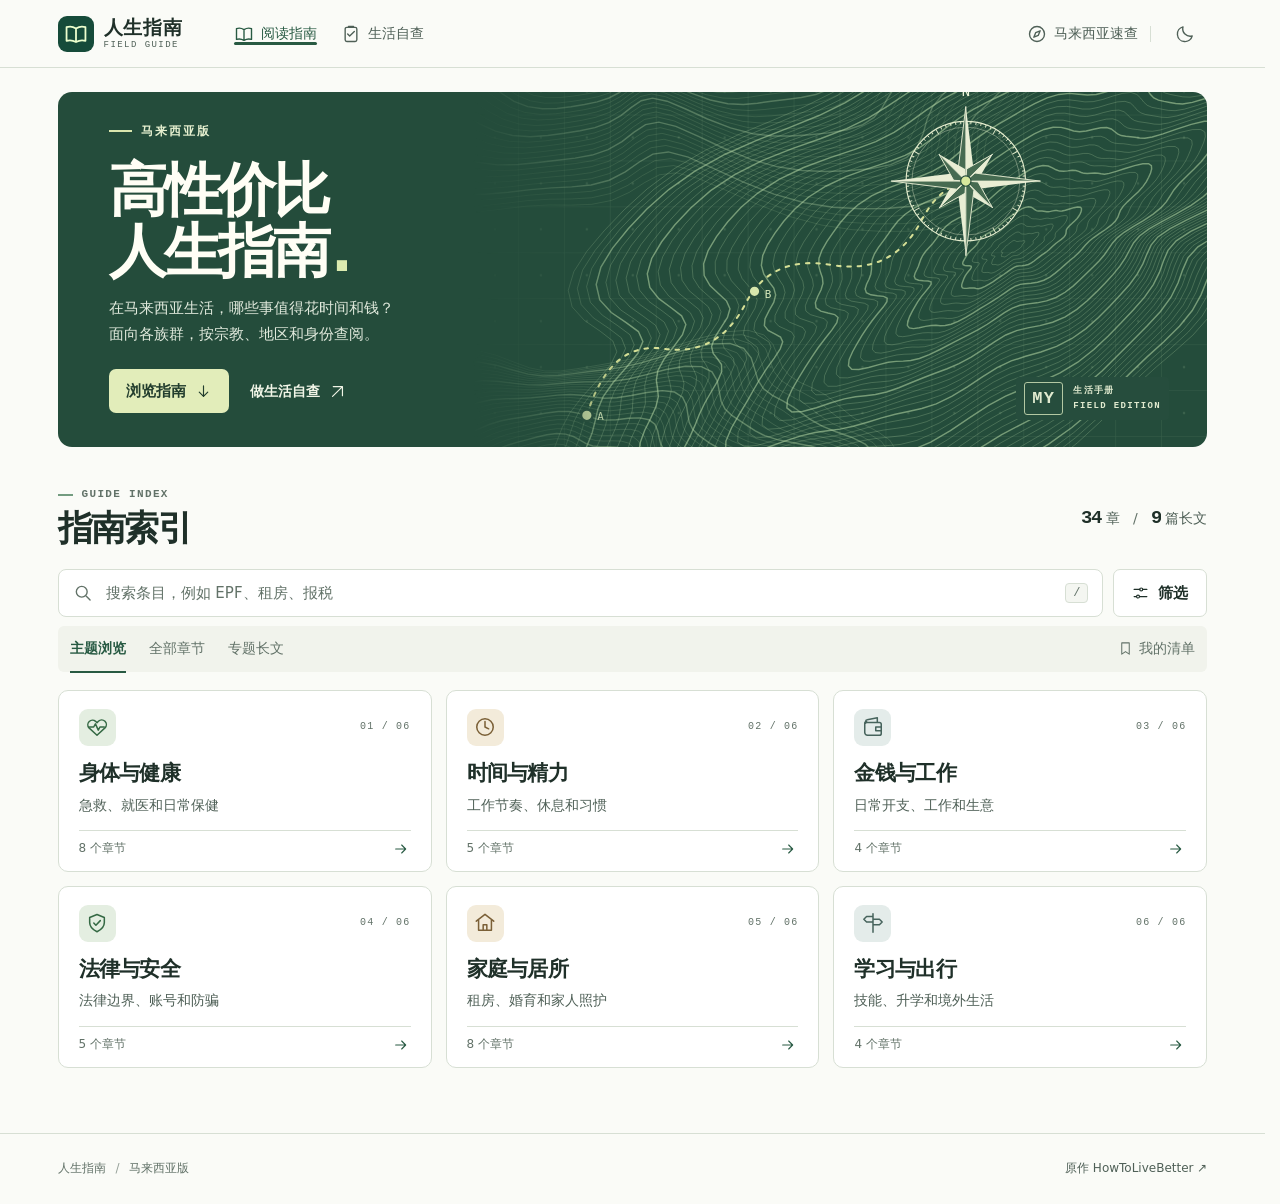
<file: index.html>
<!doctype html>
<html lang="zh-MY" data-type="software" data-radius="soft" data-buttons="tonal" data-motion>
<head>
<meta charset="utf-8"><meta name="viewport" content="width=device-width, initial-scale=1">
<title>高性价比人生指南 · 马来西亚版</title><meta name="description" content="按主题和关键词查找马来西亚生活指南，保存条目、做笔记，也可以从生活自查开始。">
<meta name="page-type" content="software"><meta name="site-kind" content="software"><meta name="theme-color" content="#204d3c">
<meta property="og:type" content="website"><meta property="og:title" content="高性价比人生指南 · 马来西亚版"><meta property="og:description" content="按主题和关键词查找马来西亚生活指南，保存条目、做笔记，也可以从生活自查开始。"><meta property="og:image" content="assets/share.jpg">
<link rel="icon" href="assets/mark.svg" type="image/svg+xml">
<script src="assets/theme.js"></script>
<link rel="stylesheet" href="assets/guide.css"><link rel="stylesheet" href="assets/reader.css"><link rel="stylesheet" href="assets/motion/motion.css">
<script type="module" src="assets/motion/motion.js"></script><script type="module" src="assets/moments/moments.js"></script>
</head><body>
<!-- Software · white-mint-tiles · field-guide spread · surface-pairs · tonal · counter-rolls. -->
<a class="skip-link" href="#main">跳到主要内容</a>
<header class="nav"><div class="wrap nav-in"><a class="wordmark" href="index.html" aria-label="人生指南首页"><img src="assets/mark.svg" width="36" height="36" alt=""><span>人生指南<small>FIELD GUIDE</small></span></a>
<nav class="main-links" aria-label="主导航"><a href="index.html" aria-current="page"><svg class="ic" aria-hidden="true"><use href="assets/icons.svg#book"/></svg>阅读指南</a><a href="selfcheck.html"><svg class="ic" aria-hidden="true"><use href="assets/icons.svg#quiz"/></svg>生活自查</a></nav>
<div class="nav-tools"><button id="open-portal" type="button"><svg class="ic" aria-hidden="true"><use href="assets/icons.svg#quick"/></svg>马来西亚速查</button><span class="vline"></span><button id="theme" type="button" aria-label="切换深浅色外观" title="切换深浅色外观"><svg class="ic" aria-hidden="true"><use href="assets/icons.svg#moon"/></svg><svg class="ic" aria-hidden="true"><use href="assets/icons.svg#sun"/></svg></button></div></div></header>
<noscript><p class="wrap no-js">搜索、个人清单和自查需要 JavaScript。你也可以直接<a href="README.md">阅读指南目录</a>。</p></noscript>
<main id="main" class="wrap" tabindex="-1">
<section class="hero home-hero" data-enter id="cover">
<div class="cover-meta"><span class="edition"><i></i> 马来西亚版</span></div>
<div class="hero-body"><h1>高性价比<br>人生指南<span class="title-dot">.</span></h1><p>在马来西亚生活，哪些事值得花时间和钱？<br>面向各族群，按宗教、地区和身份查阅。</p>
<div class="hero-actions"><a class="btn on-dark" href="#catalog">浏览指南 <svg class="ic" aria-hidden="true"><use href="assets/icons.svg#down"/></svg></a><a class="cover-link" href="selfcheck.html">做生活自查 <svg class="ic" aria-hidden="true"><use href="assets/icons.svg#diagonal"/></svg></a></div></div>
<div class="cover-plate" aria-hidden="true"><b>MY</b><span>生活手册<br>FIELD EDITION</span></div>
</section>
<section id="catalog" class="catalog" tabindex="-1" aria-labelledby="catalog-title">
<div class="index-mobile"><button type="button" id="index-toggle" aria-expanded="false" aria-controls="index-panel"><svg class="ic" aria-hidden="true"><use href="assets/icons.svg#list"/></svg>指南索引</button><span id="mobile-location"></span></div>
<div class="catalog-layout"><div id="index-panel"><div class="section-head"><div><div class="kicker"><i></i> GUIDE INDEX</div><h2 id="catalog-title">指南索引</h2></div>
<div class="index-stats" data-moment="counter-rolls"><span><b data-count>34</b> 章</span><i aria-hidden="true">/</i><span><b data-count>9</b> 篇长文</span></div></div>
<div class="searchbar"><label class="search"><svg class="ic" aria-hidden="true"><use href="assets/icons.svg#search"/></svg><input id="q" type="search" placeholder="搜索条目，例如 EPF、租房、报税" aria-label="搜索指南条目" autocomplete="off"><kbd>/</kbd></label>
<button class="filter-btn" id="menu" type="button" aria-expanded="false" aria-controls="sidebar"><svg class="ic" aria-hidden="true"><use href="assets/icons.svg#filter"/></svg>筛选<span id="filter-count" hidden></span></button></div>
<div id="directory"><div class="tabbar" aria-label="浏览方式">
<button data-view="topics" aria-pressed="true">主题浏览</button><button data-view="chapters" aria-pressed="false">全部章节</button><button data-view="essays" aria-pressed="false">专题长文</button><button data-view="mine" aria-pressed="false"><svg class="ic" aria-hidden="true"><use href="assets/icons.svg#bookmark"/></svg>我的清单</button></div>
<div id="topics" class="topics-grid"></div><div id="chapters" hidden></div><div id="essays" hidden><div class="chapter-grid"><a class="index-row" href="https://github.com/ZeroNullNone/livebetter/blob/main/docs/%E9%81%87%E5%88%B0%E9%99%8C%E7%94%9F%E4%BA%BA%E5%87%BA%E4%BA%8B%E8%AF%A5%E4%B8%8D%E8%AF%A5%E5%81%9C.md"><span class="row-num">01</span><span>遇到陌生人出事该不该停</span><svg class="ic" aria-hidden="true"><use href="assets/icons.svg#diagonal"/></svg></a><a class="index-row" href="https://github.com/ZeroNullNone/livebetter/blob/main/docs/%E5%AE%B6%E5%BA%AD%E5%BA%94%E6%80%A5%E8%A3%85%E5%A4%87%E6%B8%85%E5%8D%95.md"><span class="row-num">02</span><span>家庭应急装备清单</span><svg class="ic" aria-hidden="true"><use href="assets/icons.svg#diagonal"/></svg></a><a class="index-row" href="https://github.com/ZeroNullNone/livebetter/blob/main/docs/%E7%BB%93%E5%A9%9A%E5%88%92%E4%B8%8D%E5%88%92%E7%AE%97.md"><span class="row-num">03</span><span>结婚划不划算</span><svg class="ic" aria-hidden="true"><use href="assets/icons.svg#diagonal"/></svg></a><a class="index-row" href="https://github.com/ZeroNullNone/livebetter/blob/main/docs/%E5%81%9A%E5%B9%B3%E5%8F%B0%E8%A6%81%E5%8A%9E%E5%93%AA%E4%BA%9B%E8%AF%81.md"><span class="row-num">04</span><span>做平台要办哪些证</span><svg class="ic" aria-hidden="true"><use href="assets/icons.svg#diagonal"/></svg></a><a class="index-row" href="https://github.com/ZeroNullNone/livebetter/blob/main/docs/%E7%94%9F%E7%89%A9%E9%92%9F%E5%92%8C%E5%A4%9C%E7%8F%AD.md"><span class="row-num">05</span><span>生物钟和夜班</span><svg class="ic" aria-hidden="true"><use href="assets/icons.svg#diagonal"/></svg></a><a class="index-row" href="https://github.com/ZeroNullNone/livebetter/blob/main/docs/%E8%A2%AB%E8%A3%81%E4%BA%86%E4%B9%8B%E5%90%8E%E5%85%88%E5%81%9A%E4%BB%80%E4%B9%88.md"><span class="row-num">06</span><span>被裁了之后先做什么</span><svg class="ic" aria-hidden="true"><use href="assets/icons.svg#diagonal"/></svg></a><a class="index-row" href="https://github.com/ZeroNullNone/livebetter/blob/main/docs/%E5%AD%A9%E5%AD%90%E5%87%BA%E7%94%9F%E5%89%8D%E5%90%8E%E8%A6%81%E5%8A%9E%E7%9A%84%E4%BA%8B.md"><span class="row-num">07</span><span>孩子出生前后要办的事</span><svg class="ic" aria-hidden="true"><use href="assets/icons.svg#diagonal"/></svg></a><a class="index-row" href="https://github.com/ZeroNullNone/livebetter/blob/main/docs/%E5%88%9A%E7%A1%AE%E8%AF%8A%E6%85%A2%E6%80%A7%E7%97%85%E4%B9%8B%E5%90%8E.md"><span class="row-num">08</span><span>刚确诊慢性病之后</span><svg class="ic" aria-hidden="true"><use href="assets/icons.svg#diagonal"/></svg></a><a class="index-row" href="https://github.com/ZeroNullNone/livebetter/blob/main/docs/%E6%8D%A2%E5%B7%A5%E4%BD%9C%E3%80%81%E6%8D%A2%E5%9F%8E%E5%B8%82%E4%B9%8B%E5%89%8D.md"><span class="row-num">09</span><span>换工作、换城市之前</span><svg class="ic" aria-hidden="true"><use href="assets/icons.svg#diagonal"/></svg></a></div><details class="gloss" id="gloss"><summary>看不懂的缩写和马来西亚制度名词解释</summary><p>正文里带虚线的词，点一下或把鼠标放上去就有解释。全表如下。</p><dl></dl></details></div>
<div id="mine" hidden><p class="view-hint">你的行动记录保存在这个浏览器中。</p><div class="record-links"></div></div></div>
<div id="index-results" hidden></div></div>
<div class="reader-column"><div id="reader-head" hidden><div><p class="kicker">章节阅读</p><h1 id="reader-title"></h1></div><div class="stat" aria-live="polite"><span id="reader-chapters"></span><b id="cnt">0</b> 条<span hidden> / <span id="tot">0</span></span></div></div>
<div id="list">
      <div class="status" id="status"><span id="status-t">正在打开指南索引…</span><div class="bar"><i id="status-b"></i></div></div>
      <div class="empty" id="empty" hidden>
        没有匹配的条目。去掉一个筛选条件，或换个更短的关键词。
        <div><button id="reset2">清空筛选</button></div>
      </div>
    </div>
</div></div></section></main><footer class="foot"><div class="wrap"><span>人生指南 <i>/</i> 马来西亚版</span><a href="https://github.com/eternity4719/HowToLiveBetter" target="_blank" rel="noopener">原作 HowToLiveBetter ↗</a></div></footer>
<div class="pop" id="pop" role="tooltip" hidden><b></b><span></span></div>
<dialog class="sidebar sheet" id="sidebar" aria-labelledby="filter-title"><div class="sheet-head"><h2 id="filter-title">筛选条目</h2><button id="close-filters" class="icon-btn" aria-label="关闭筛选"><svg class="ic" aria-hidden="true"><use href="assets/icons.svg#cross"/></svg></button></div>
  <div class="group">
    <div class="gt">我的行动清单 <small>保存在本机浏览器</small></div>
    <div class="chips" data-dim="my" id="f-my">
      <button class="chip" data-v="todo" aria-pressed="false">待办 <b id="c-todo">0</b></button>
      <button class="chip" data-v="done" aria-pressed="false">已做到 <b id="c-done">0</b></button>
      <button class="chip" data-v="saved" aria-pressed="false">收藏 <b id="c-saved">0</b></button>
      <button class="chip" data-v="noted" aria-pressed="false">有笔记 <b id="c-noted">0</b></button>
      <button class="chip" data-v="skip" aria-pressed="false">已隐藏 <b id="c-skip">0</b></button>
    </div>
    <div class="backup-row">
      <button type="button" class="backup-btn" id="export-my">导出记录 JSON</button>
      <button type="button" class="backup-btn" id="import-my">导入恢复</button>
      <input type="file" id="import-file" accept=".json" hidden>
    </div>
  </div>
  <div class="group">
    <div class="gt">适用范围 <small>含本地制度／通用研究（不代表已核实）</small></div>
    <div class="chips" data-dim="scope">
      <button class="chip" data-v="my" aria-pressed="false">含马来西亚制度/物价</button>
      <button class="chip" data-v="global" aria-pressed="false">全球通用科学循证</button>
    </div>
  </div>
  <div class="group">
    <div class="gt">我的情况 <small>不相干的条目会藏起来</small></div>
    <div class="chips" data-dim="who">
      <button class="chip" data-v="怀孕" aria-pressed="false">怀孕或备孕</button>
      <button class="chip" data-v="婴幼儿" aria-pressed="false">有 3 岁以下孩子</button>
      <button class="chip" data-v="孩子" aria-pressed="false">有 3 到 18 岁孩子</button>
      <button class="chip" data-v="老人" aria-pressed="false">家有老人</button>
      <button class="chip" data-v="35岁" aria-pressed="false">35 岁以上</button>
      <button class="chip" data-v="60岁" aria-pressed="false">60 岁以上</button>
      <button class="chip" data-v="女性" aria-pressed="false">女性</button>
      <button class="chip" data-v="无" aria-pressed="false">以上都不是</button>
    </div>
  </div>
  <div class="group" id="g-upd" hidden>
    <div class="gt">最近更新</div>
    <div class="chips" data-dim="upd">
      <button class="chip" data-v="新增" aria-pressed="false">新增的</button>
      <button class="chip" data-v="改过" aria-pressed="false">改过的</button>
    </div>
    <div class="chips" data-dim="days">
      <button class="chip" data-v="7" aria-pressed="false">7 天内</button>
      <button class="chip" data-v="30" aria-pressed="false">30 天内</button>
    </div>
  </div>
  <div class="group"><button type="button" class="backup-btn" id="all-chapters">在全部章节中筛选</button></div>
  <div class="group">
    <div class="gt">性价比 <small>同口径内可比</small></div>
    <div class="chips" data-dim="ratio">
      <button class="chip" data-v="极高" aria-pressed="false">极高</button>
      <button class="chip" data-v="高" aria-pressed="false">高</button>
      <button class="chip" data-v="一般" aria-pressed="false">一般</button>
    </div>
  </div>
  <div class="group">
    <div class="gt">换回什么 <small>口径</small></div>
    <div class="chips" data-dim="lens">
      <button class="chip" data-v="死亡率" aria-pressed="false">寿命</button>
      <button class="chip" data-v="金钱" aria-pressed="false">钱</button>
      <button class="chip" data-v="时间" aria-pressed="false">时间精力</button>
      <button class="chip" data-v="自由" aria-pressed="false">人身自由</button>
    </div>
  </div>
  <div class="group">
    <div class="gt">证据等级 <small>荟萃/RCT · 有研究 · 共识</small></div>
    <div class="chips" data-dim="grade">
      <button class="chip" data-v="A" aria-pressed="false">A 级</button>
      <button class="chip" data-v="B" aria-pressed="false">B 级</button>
      <button class="chip" data-v="C" aria-pressed="false">C 级</button>
    </div>
  </div>
  <div class="group">
    <div class="gt">花钱</div>
    <div class="chips" data-dim="money">
      <button class="chip" data-v="0" aria-pressed="false">不花钱</button>
      <button class="chip" data-v="少" aria-pressed="false">少</button>
      <button class="chip" data-v="多" aria-pressed="false">多</button>
    </div>
  </div>
  <div class="group">
    <div class="gt">花时间</div>
    <div class="chips" data-dim="time">
      <button class="chip" data-v="少" aria-pressed="false">顺手</button>
      <button class="chip" data-v="中" aria-pressed="false">几小时</button>
      <button class="chip" data-v="多" aria-pressed="false">每天占用</button>
    </div>
  </div>
  <div class="group">
    <div class="gt">要毅力</div>
    <div class="chips" data-dim="will">
      <button class="chip" data-v="否" aria-pressed="false">不用</button>
      <button class="chip" data-v="些" aria-pressed="false">一点</button>
      <button class="chip" data-v="是" aria-pressed="false">很多</button>
    </div>
  </div>
  <div class="group">
    <label class="toggle"><input type="checkbox" id="f-dispute"> 只看标了争议的</label>
    <label class="toggle"><input type="checkbox" id="f-todo"> 只看有待核实的</label>
    <button class="reset" id="reset">清空全部筛选</button>
  </div>
  
<button class="btn primary view-matches" type="button" id="view-matches">查看筛选结果</button></dialog><!-- 专题长文弹窗 -->
<div id="doc-mask" hidden>
  <div id="doc-modal" role="dialog" aria-modal="true" aria-labelledby="dm-t">
    <div class="dm-h"><b id="dm-t"></b><a id="dm-gh" target="_blank" rel="noopener" hidden>查看源文件</a><button type="button" id="dm-x" aria-label="关闭">✕</button></div>
    <div class="dm-b"><nav class="dm-toc" id="dm-toc"></nav><div class="dm-doc" id="dm-doc"></div></div>
  </div>
</div>

<!-- 马来西亚紧急热线与官方传送门弹窗 -->
<div id="portal-mask" hidden>
  <div id="portal-modal" role="dialog" aria-modal="true" aria-labelledby="pm-t">
    <div class="dm-h"><b id="pm-t">马来西亚紧急求助热线与常用官方机构速查</b><button type="button" id="pm-x" aria-label="关闭">✕</button></div>
    <div class="dm-doc" style="padding:20px 24px 36px">
      <h2 style="margin-top:0">紧急救援与危机热线（关键时刻先打电话）</h2>
      <div class="portal-grid">
        <div class="portal-card"><b>急救 / 报警 / 消防（MERS）</b><div class="tel">999</div><small>全国统一紧急热线（手机无本地信号可拨 112）</small></div>
        <div class="portal-card"><b>国家诈骗应对中心（NSRC）</b><div class="tel">997</div><small>刚被骗转账立即拨打拦截资金（24 小时）+ 银行 24h 反诈热线</small></div>
        <div class="portal-card"><b>卫生部心理健康热线（HEAL）</b><div class="tel">15555</div><small>卫生部心理危机辅导专线（每日 8am–12am）</small></div>
        <div class="portal-card"><b>Befrienders 24h 心理支持</b><div class="tel">03-7627 2929</div><small>24小时免费保密情绪支持与防自杀热线</small></div>
        <div class="portal-card"><b>家暴 / 虐童 / 弱势救助</b><div class="tel">15999</div><small>Talian Kasih 24h 热线（WhatsApp: 019-261 5999）</small></div>
        <div class="portal-card"><b>外交部境外马来西亚公民急难</b><div class="tel">+603-8887 4570</div><small>Wisma Putra 领事保护与海外紧急求助</small></div>
      </div>
      <h2>常用官方机构传送门</h2>
      <table>
        <thead><tr><th>类别</th><th>机构与官方网址</th><th>主要用途</th></tr></thead>
        <tbody>
          <tr><td><b>公积金与社险</b></td><td><a href="https://www.kwsp.gov.my/" target="_blank" rel="noopener">KWSP (EPF)</a> · <a href="https://www.perkeso.gov.my/" target="_blank" rel="noopener">PERKESO (SOCSO / EIS)</a></td><td>查公积金第1/2/3户头、设受益人提名（Nomination）、工伤索赔、失业 60 天内申领 EIS 津贴</td></tr>
          <tr><td><b>税务与援助金</b></td><td><a href="https://mytax.hasil.gov.my/" target="_blank" rel="noopener">LHDN MyTax</a> · <a href="https://bantuantunai.hasil.gov.my/" target="_blank" rel="noopener">STR 慈悯援助金</a> · <a href="https://www.jkm.gov.my/" target="_blank" rel="noopener">JKM 福利局</a></td><td>每年 4月30日前电子报税、申请政府现金援助与 Kad OKU 福利</td></tr>
          <tr><td><b>金融与信用核查</b></td><td><a href="https://eccris.bnm.gov.my/" target="_blank" rel="noopener">BNM eCCRIS</a> · <a href="https://www.pidm.gov.my/" target="_blank" rel="noopener">PIDM 存款保障</a> · <a href="https://www.sc.com.my/investor-alert-list" target="_blank" rel="noopener">SC 投资警示名单</a></td><td>免费查个人银行信贷记录、确认 RM250k 存款保障、核查非法集资/外汇黑平台</td></tr>
          <tr><td><b>防骗与消费维权</b></td><td><a href="https://semakmule.rmp.gov.my/" target="_blank" rel="noopener">CCID SemakMule</a> · <a href="https://ttpm.kpdn.gov.my/" target="_blank" rel="noopener">TTPM 消费人仲裁庭</a> · <a href="https://eaduan.kpdn.gov.my/" target="_blank" rel="noopener">KPDN e-Aduan</a></td><td>转账前查钱驴银行户口/电话、RM50,000 以下消费纠纷花 RM5 申请仲裁（无需律师）</td></tr>
          <tr><td><b>劳工维权</b></td><td><a href="https://jtksm.mohr.gov.my/" target="_blank" rel="noopener">JTKSM 劳工局</a> · <a href="https://jpp.mohr.gov.my/" target="_blank" rel="noopener">JPP 工业关系局</a></td><td>追讨欠薪/加班费/法定裁员赔偿；遭无理解雇 <b>60 天内</b>向 JPP 申诉转工业法庭</td></tr>
          <tr><td><b>医疗与药品</b></td><td><a href="https://www.npra.gov.my/" target="_blank" rel="noopener">NPRA 药剂监管局</a> · <a href="https://pekab40.com.my/" target="_blank" rel="noopener">PeKa B40</a></td><td>核查药品/保健品 MAL 注册号、B40 群体免费健康筛查</td></tr>
          <tr><td><b>商业、房产与教育</b></td><td><a href="https://www.ssm.com.my/" target="_blank" rel="noopener">SSM 公司委员会</a> · <a href="https://www.kpkt.gov.my/" target="_blank" rel="noopener">KPKT (HDA 房屋)</a> · <a href="https://www2.mqa.gov.my/mqr/" target="_blank" rel="noopener">MQA 课程认可</a></td><td>注册 Enterprise / Sdn Bhd、查发展商黑名单与房屋仲裁庭（TTPR）、查本地课程及海外资格认可途径</td></tr>
        </tbody>
      </table>
    </div>
  </div>
</div>

<div id="xref-pop" hidden>
  <div class="xp-h"><b></b><button class="xp-go" type="button">跳过去</button><button class="xp-x" type="button" aria-label="关闭">✕</button></div>
</div>

<script src="assets/reader.js"></script></body></html>
</file>
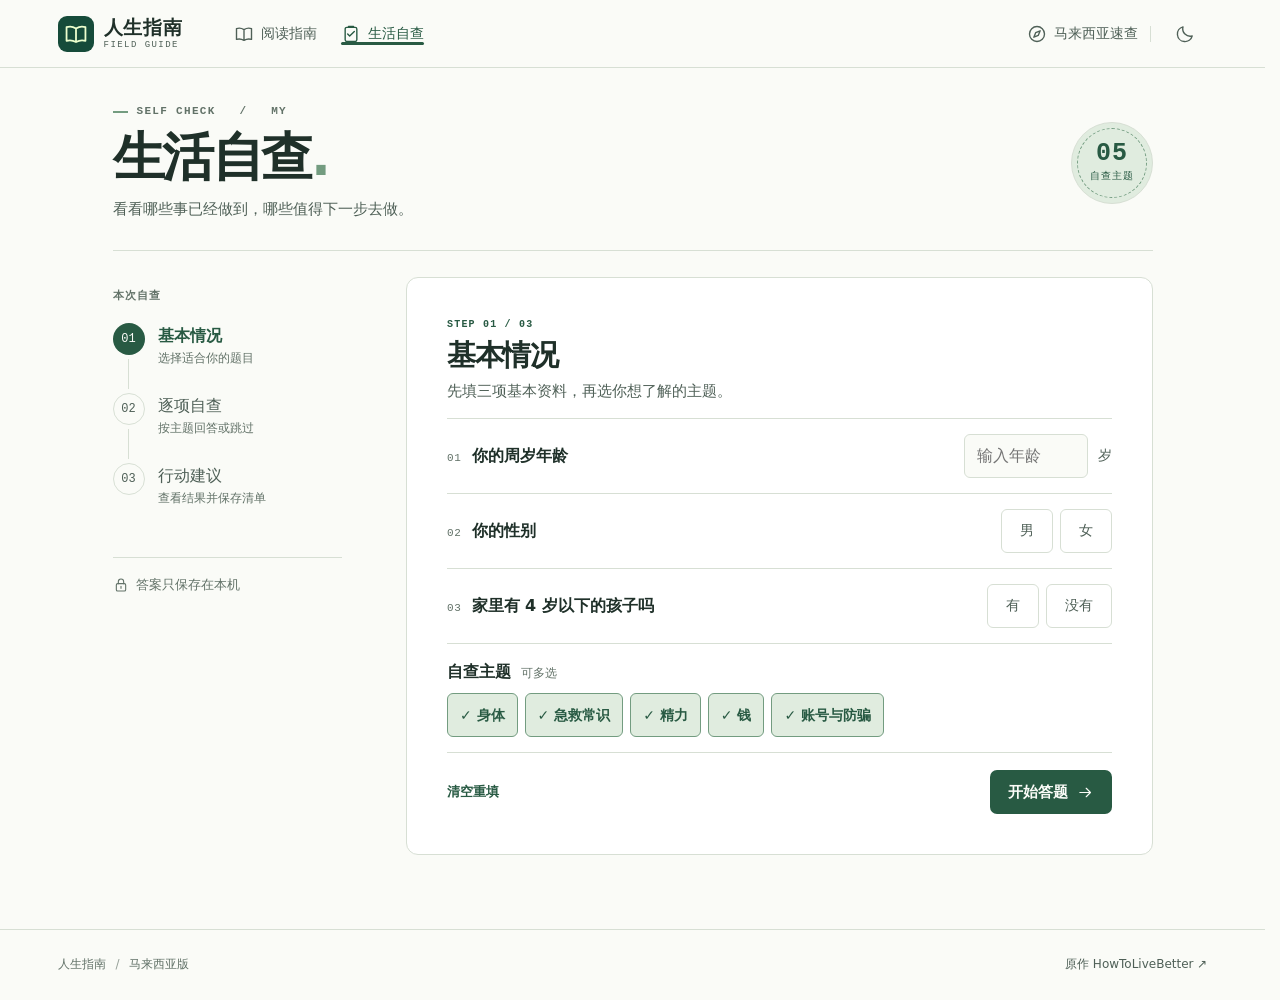
<file: selfcheck.html>
<!doctype html>
<html lang="zh-MY" data-type="software" data-radius="soft" data-buttons="tonal" data-motion>
<head>
<meta charset="utf-8"><meta name="viewport" content="width=device-width, initial-scale=1">
<title>生活自查 · 高性价比人生指南</title><meta name="description" content="按你的情况选择自查主题，逐项回答，再把适合的建议保存到个人行动清单。">
<meta name="page-type" content="software"><meta name="site-kind" content="software"><meta name="theme-color" content="#204d3c">
<meta property="og:type" content="website"><meta property="og:title" content="生活自查 · 高性价比人生指南"><meta property="og:description" content="按你的情况选择自查主题，逐项回答，再把适合的建议保存到个人行动清单。"><meta property="og:image" content="assets/share.jpg">
<link rel="icon" href="assets/mark.svg" type="image/svg+xml">
<script src="assets/theme.js"></script>
<link rel="stylesheet" href="assets/guide.css"><link rel="stylesheet" href="assets/selfcheck.css"><link rel="stylesheet" href="assets/motion/motion.css">
<script type="module" src="assets/motion/motion.js"></script><script type="module" src="assets/moments/moments.js"></script>
</head><body>
<!-- Software · white-mint-tiles · field-guide spread · surface-pairs · tonal · counter-rolls. -->
<a class="skip-link" href="#main">跳到主要内容</a>
<header class="nav"><div class="wrap nav-in"><a class="wordmark" href="index.html" aria-label="人生指南首页"><img src="assets/mark.svg" width="36" height="36" alt=""><span>人生指南<small>FIELD GUIDE</small></span></a>
<nav class="main-links" aria-label="主导航"><a href="index.html"><svg class="ic" aria-hidden="true"><use href="assets/icons.svg#book"/></svg>阅读指南</a><a href="selfcheck.html" aria-current="page"><svg class="ic" aria-hidden="true"><use href="assets/icons.svg#quiz"/></svg>生活自查</a></nav>
<div class="nav-tools"><a href="index.html?portal=1"><svg class="ic" aria-hidden="true"><use href="assets/icons.svg#quick"/></svg>马来西亚速查</a><span class="vline"></span><button id="theme" type="button" aria-label="切换深浅色外观" title="切换深浅色外观"><svg class="ic" aria-hidden="true"><use href="assets/icons.svg#moon"/></svg><svg class="ic" aria-hidden="true"><use href="assets/icons.svg#sun"/></svg></button></div></div></header>
<noscript><p class="wrap no-js">搜索、个人清单和自查需要 JavaScript。你也可以直接<a href="README.md">阅读指南目录</a>。</p></noscript>
<main class="wrap check-wrap" id="main" tabindex="-1">
<header class="hero check-mast" data-enter><div><div class="kicker"><i></i> SELF CHECK &nbsp; / &nbsp; MY</div><h1>生活自查<span>.</span></h1><p>看看哪些事已经做到，哪些值得下一步去做。</p></div>
<div class="check-stamp" data-moment="counter-rolls"><b data-count>05</b><small>自查主题</small></div></header>
<div id="status" role="status">正在读取自查题目…</div>
<section id="ask" hidden aria-label="自查问卷">
<aside class="step-rail" aria-label="自查步骤"><div class="kicker">本次自查</div><ol><li id="phase-0"><b>01</b><div>基本情况<small>选择适合你的题目</small></div></li><li id="phase-1"><b>02</b><div>逐项自查<small>按主题回答或跳过</small></div></li><li><b>03</b><div>行动建议<small>查看结果并保存清单</small></div></li></ol>
<div class="privacy"><svg class="ic" aria-hidden="true"><use href="assets/icons.svg#lock"/></svg> 答案只保存在本机</div></aside>
<div class="form-pane"><div id="qs"><div id="profile-qs"></div><div id="topic-qs" hidden></div></div>
<p id="form-error" class="form-error" role="alert"></p>
<div class="form-bar"><button class="link-back" type="button" id="prev" hidden><svg class="ic" aria-hidden="true"><use href="assets/icons.svg#back"/></svg> 上一步</button><button type="button" class="link-back" id="reset">清空重填</button><span id="prog" class="prog" role="status"></span><button type="button" class="btn primary" id="go">开始答题 <svg class="ic" aria-hidden="true"><use href="assets/icons.svg#arrow"/></svg></button></div>
<button class="early-result" id="early-result" type="button" hidden>先看已答结果 →</button></div>
</section>
  <section id="out" hidden>
    <div class="kicker"><i></i> YOUR REVIEW</div><h1 tabindex="-1" id="result-title">自查结果</h1>
    <p class="verdict" id="verdict"></p>
    <div class="sum" id="sum"></div>
    <div id="todo"></div><details class="report-details"><summary>各主题完成情况</summary><p>按已答题目中做到的比例，从低到高排列。</p><div id="bars"></div></details>
    <div class="note"><b>为什么不算「少活几年」：</b>每条的数字来自不同研究、不同人群，而且抽烟、不运动、睡得差这些习惯常常一起出现。把各条的风险乘到一起会重复计算，所以每条只给它自己那份证据。</div>
    <h2 id="done-h">已经做到的</h2>
    <ul class="done-list" id="done"></ul>
    <div class="bar">
      <span class="prog">答案保存在你本机浏览器中。</span>
      <button class="btn ghost" id="back" type="button">返回修改答案</button>
    </div>
  </section>
</main><footer class="foot"><div class="wrap"><span>人生指南 <i>/</i> 马来西亚版</span><a href="https://github.com/eternity4719/HowToLiveBetter" target="_blank" rel="noopener">原作 HowToLiveBetter ↗</a></div></footer><script src="assets/selfcheck.js"></script></body></html>
</file>
<file: assets/guide.css>
:root{
 --p-bg:#ffffff;--p-surface:#f3f3f3;--p-ink:#232323;--p-muted:#686868;--p-accent:#a1ffcb;--p-accent-ink:#232323;--p-action:#232323;--p-action-ink:#ffffff;
 --bg:#fafbf7;--bg-alt:#f1f3ec;--bg-soft:#f4f6f1;--bg-mute:#e5ebe2;--bg-elv:#fff;--t1:#1f3029;--t2:#4f6057;--t3:#627268;--divider:#d7dfd4;--brand-1:#285a43;--brand-2:#18452f;--brand-3:#739c80;--brand-soft:#e0ecdf;
 --green-1:var(--brand-1);--green-soft:var(--brand-soft);--yellow-1:#77572c;--yellow-soft:#f6eedf;--red-1:#984a3b;--red-soft:#f7e8e3;--gray-1:var(--t2);--gray-soft:var(--bg-alt);--mark:#ece6a8;--shadow:0 12px 50px #13271a29;--ink:var(--t1);--action:var(--brand-1);--line-strong:var(--divider);--card:var(--bg-elv);
 --font:-apple-system,BlinkMacSystemFont,"PingFang SC","Microsoft YaHei","Noto Sans CJK SC",system-ui,sans-serif;--mono:ui-monospace,"SFMono-Regular",Menlo,monospace;--nav-h:68px;color-scheme:light;
}
html.dark{color-scheme:dark;--bg:#17221c;--bg-alt:#223029;--bg-soft:#202d25;--bg-mute:#344438;--bg-elv:#1d2a22;--t1:#ecf2e8;--t2:#c0cdc1;--t3:#a7b8aa;--divider:#405046;--brand-1:#b3dcb9;--brand-2:#d8f4d7;--brand-3:#82a58b;--brand-soft:#304b39;--yellow-1:#eac997;--yellow-soft:#413c2d;--red-1:#f1b4a5;--red-soft:#49342d;--mark:#756b31}
*{box-sizing:border-box}
[hidden]{display:none!important}
html{scroll-padding-top:calc(var(--nav-h) + 15px);scrollbar-gutter:stable}
body{margin:0;font:16px/1.65 var(--font);background:var(--bg);color:var(--t1);-webkit-font-smoothing:antialiased}
h1,h2,h3,p{margin:0} h1,h2,h3{line-height:1.27} h1,h2{letter-spacing:-.045em}
button,input,textarea{font:inherit;color:inherit}button,a,summary,input,textarea{-webkit-tap-highlight-color:transparent}button{cursor:pointer;border:0;background:none;padding:0}a{color:var(--brand-1);text-decoration:none}summary{cursor:pointer}button:disabled{cursor:not-allowed;opacity:.55}
:focus-visible{outline:3px solid var(--brand-3);outline-offset:3px} .wrap{width:min(1200px,calc(100% - clamp(40px,9vw,144px)));margin-inline:auto}
.ic{width:20px;height:20px;flex:none;fill:none;stroke:currentColor;stroke-width:1.65;stroke-linecap:round;stroke-linejoin:round}
.skip-link{position:fixed;top:6px;left:12px;transform:translateY(-150%);z-index:150;background:var(--bg-elv);padding:8px 16px;color:var(--brand-1);border-radius:6px}.skip-link:focus{transform:none}
.nav{height:var(--nav-h);border-bottom:1px solid var(--divider);background:var(--bg);position:sticky;top:0;z-index:30}
.nav-in,.wordmark,.main-links,.nav-tools,.main-links>a,.nav-tools>a,.nav-tools>button{display:flex;align-items:center}
.nav-in{height:100%;gap:clamp(22px,4vw,60px)}.wordmark{gap:10px;color:var(--t1);flex:none}.wordmark img{display:block}.wordmark span{font-size:19px;line-height:1.25;font-weight:740;letter-spacing:.045em}.wordmark small{display:block;font:9px/1.3 var(--mono);letter-spacing:.16em;color:var(--t2)}
.main-links,.nav-tools{gap:24px}.main-links{align-self:stretch}.main-links>a{position:relative;color:var(--t2);gap:7px;font-size:14px;font-weight:550}.main-links>a:is(:hover,[aria-current]){color:var(--brand-1)}.main-links>[aria-current]::after{content:"";height:3px;background:var(--brand-1);position:absolute;bottom:0;left:0;right:0;border-radius:2px}
.nav-tools{margin-left:auto;gap:12px}.nav-tools>a,.nav-tools>button{font-size:14px;gap:7px;color:var(--t2);min-height:44px}.nav-tools button:hover,.nav-tools a:hover{color:var(--brand-1)}.vline{height:16px;border-left:1px solid var(--divider)}
#theme,.icon-btn{width:44px;height:44px;display:grid;place-items:center}.nav-tools #theme svg:last-child,.dark .nav-tools #theme svg:first-child{display:none}.dark .nav-tools #theme svg:last-child{display:block}
.btn,.filter-btn,.cover-link,.link-back,.icon-btn{display:inline-flex;align-items:center;justify-content:center;gap:9px;min-height:44px;font-size:15px;font-weight:600}
.btn,.filter-btn{padding:0 18px;border-radius:7px}.primary,.btn:not(.ghost,.on-dark){background:var(--brand-1);color:var(--bg)}.ghost,.filter-btn{background:var(--bg-elv);border:1px solid var(--divider);color:var(--t1)}.ghost:hover,.filter-btn:hover{border-color:var(--brand-3)}.on-dark{background:#e2edba;color:#233e2e}.on-dark:hover{background:#f0f6d9}.btn .ic,.cover-link .ic,.link-back .ic{width:17px;height:17px}
.link-back{color:var(--brand-1);font-size:14px}.kicker,.edition,.cover-meta,.row-num,.cover-plate span,.step-index{font:600 11px/1.45 var(--mono);letter-spacing:.12em}.kicker{display:flex;align-items:center;gap:9px;color:var(--t3)}.kicker i,.edition i{display:inline-block;width:15px;height:2px;background:var(--brand-3)}
.foot{border-top:1px solid var(--divider);margin-top:54px;color:var(--t3);font-size:12px}.foot>.wrap{display:flex;justify-content:space-between;align-items:center;gap:12px;min-height:70px}.foot i{font-style:normal;opacity:.65;margin:0 6px}.foot a{color:var(--t2);padding:10px 0}
@media(max-width:690px){:root{--nav-h:58px}.nav-in{gap:14px}.main-links,.nav-tools{gap:12px}.main-links .ic,.vline{display:none}.main-links>a,.nav-tools>a,.nav-tools>button{font-size:13px}.wordmark{gap:6px}.wordmark img{width:29px;height:29px}.wordmark span{font-size:16px}.wordmark small{font-size:7px}.nav-tools{gap:4px}.nav-tools .ic{width:17px}.wrap{width:calc(100% - 32px)}.foot>.wrap{flex-wrap:wrap;gap:0;padding-block:12px}.foot{margin-top:34px}}
@media(max-width:475px){.nav-in{gap:12px}.main-links{gap:12px}.nav-tools button:not(#theme) .ic,.nav-tools>a .ic{display:none}.wordmark span{display:none}#theme{width:32px}.nav-tools{gap:8px}}
@media(prefers-reduced-motion:reduce){*,*::before,*::after{scroll-behavior:auto!important;animation-duration:.01ms!important;transition-duration:.01ms!important}}

body:has(dialog[open]){overflow:hidden}.no-js{margin-block:1rem}.skip-link:focus{outline:3px solid var(--brand-1)}@media(max-width:475px){#theme{width:44px}.nav-in{gap:9px}.nav-tools{gap:3px}}
</file>
<file: assets/reader.css>
.xref{color:var(--brand-1);cursor:pointer;border-bottom:1px dashed currentColor}
.xref:hover{color:var(--brand-2);border-bottom-style:solid}
#xref-pop{position:absolute;z-index:80;width:min(430px,calc(100vw - 28px));background:var(--bg-elv);border:1px solid var(--divider);border-radius:10px;box-shadow:var(--shadow);padding:11px 13px;font-size:13.5px;line-height:1.75}
#xref-pop .xp-h{display:flex;align-items:flex-start;gap:8px;margin-bottom:7px}
#xref-pop .xp-h b{flex:1;font-weight:600;line-height:1.5}
#xref-pop .xp-h button{flex:none;border:1px solid var(--divider);background:var(--bg-soft);color:inherit;border-radius:6px;padding:2px 9px;font-size:12px;cursor:pointer;font-family:inherit;white-space:nowrap}
#xref-pop .xp-h button:hover{border-color:var(--brand-1);color:var(--brand-1)}
#xref-pop .xp-s{opacity:.62;font-size:12px;margin-bottom:5px}
#xref-pop .xp-b{max-height:210px;overflow:auto}
#xref-pop .xp-b+.xp-b{margin-top:8px;padding-top:8px;border-top:1px solid var(--divider)}
.card.flash{animation:xflash 1.8s ease-out}
.sec-h.flash{animation:secflash-line 1.8s ease-out}
.sec-h.flash h2{animation:secflash-text 1.8s ease-out}
@keyframes secflash-line{0%,35%{border-top-color:var(--brand-1)}100%{border-top-color:var(--divider)}}
@keyframes secflash-text{0%,35%{color:var(--brand-1)}100%{color:var(--t1)}}
@keyframes xflash{0%,35%{background:var(--brand-soft)}100%{background:transparent}}
[hidden]{display:none!important}

.group{padding-bottom:18px;margin-bottom:18px;border-bottom:1px solid var(--divider)}
.group:last-of-type{border-bottom:0}
.gt{font-size:13.5px;font-weight:700;color:var(--t1);line-height:22px;margin-bottom:4px;display:flex;justify-content:space-between;align-items:baseline}
.gt small{font-weight:400;font-size:11.5px;color:var(--t3)}
.sec-links{display:flex;flex-direction:column}
.sec-link{display:flex;justify-content:space-between;align-items:flex-start;gap:8px;padding:4px 0;font-size:13.5px;font-weight:500;color:var(--t2);line-height:22px;text-align:left;transition:color .25s;border-radius:0}
.sec-link:hover{color:var(--t1)}
.sec-link[aria-pressed="true"]{color:var(--brand-1)}
.sec-link i{font-style:normal;font-size:12px;color:var(--t3);font-variant-numeric:tabular-nums;flex:none;min-width:1.6em;text-align:right;margin-left:auto}
.sec-link .sn{flex:none;width:1.6em;margin-right:-4px;font-variant-numeric:tabular-nums}
.sec-link .st{flex:1;min-width:0;text-wrap:pretty}
.sec-link.all{padding-bottom:8px;margin-bottom:4px;border-bottom:1px solid var(--divider)}
.toc-sub{display:flex;flex-direction:column;margin:2px 0 8px;border-left:1px solid var(--divider)}
.toc-sub a{display:flex;gap:6px;padding:3px 0 3px 12px;margin-left:-1px;border-left:1px solid transparent;font-size:12.5px;line-height:19px;color:var(--t2);text-decoration:none;transition:color .2s}
.toc-sub a:hover{color:var(--t1);text-decoration:none}
.toc-sub a i{font-style:normal;flex:none;min-width:1.5em;color:var(--t3);font-variant-numeric:tabular-nums}
.toc-sub a span{display:-webkit-box;-webkit-line-clamp:2;line-clamp:2;-webkit-box-orient:vertical;overflow:hidden}
.toc-sub a.on{color:var(--brand-1);border-left-color:var(--brand-1)}
.toc-sub a.on i{color:var(--brand-1)}
.toc-none{margin:0;padding:3px 0 3px 12px;font-size:12.5px;line-height:19px;color:var(--t3)}
.sec-link .fold{flex:none;display:grid;place-items:center;width:24px;height:24px;margin-right:-6px;border-radius:4px;color:var(--t3);transition:transform .2s,color .2s}
.sec-link .fold:hover{color:var(--t1);background:var(--bg-mute)}
.sec-link .fold svg{width:18px;height:18px;fill:none;stroke:currentColor;stroke-width:2;transform:rotate(-90deg);transition:transform .2s}
.sec-link.open .fold svg{transform:none}
.chips{display:flex;flex-wrap:wrap;gap:6px;padding-top:6px}
.chip{border:1px solid var(--divider);background:var(--bg-elv);color:var(--t2);border-radius:999px;padding:3px 10px;font-size:12px;font-weight:500;line-height:18px;transition:all .2s}
.chip:hover{border-color:var(--brand-3);color:var(--t1)}
.chip[aria-pressed="true"]{background:var(--brand-soft);border-color:var(--brand-1);color:var(--brand-1)}
.chip b{font-weight:600;margin-left:2px;font-variant-numeric:tabular-nums}
.toggle{display:flex;align-items:center;gap:8px;font-size:13px;color:var(--t2);padding:4px 0;cursor:pointer;font-weight:500}
.toggle input{accent-color:var(--brand-1);width:15px;height:15px;margin:0}
.reset{display:inline-flex;align-items:center;gap:6px;margin-top:8px;padding:5px 12px;border:1px solid var(--divider);border-radius:20px;font-size:12.5px;font-weight:500;color:var(--t2);background:var(--bg-elv);transition:all .25s}
.reset:hover{border-color:var(--brand-1);color:var(--brand-1)}
.backup-row{display:flex;gap:6px;margin-top:8px;flex-wrap:wrap}
.backup-btn{font-size:11.5px;padding:3px 9px;border-radius:6px;border:1px solid var(--divider);background:var(--bg-elv);color:var(--t2)}
.backup-btn:hover{border-color:var(--brand-1);color:var(--brand-1)}
.doc-links{margin-top:8px;font-size:14px;color:var(--t3)}
.doc-links a{margin-right:4px}
.hint{font-size:12px;color:var(--t3);line-height:1.6;margin-top:12px}
.hint p{margin:4px 0}
.sec-block{margin-top:40px}
.sec-h{display:flex;align-items:baseline;gap:12px;padding-top:24px;border-top:1px solid var(--divider);margin-bottom:8px}
.sec-h h2{font-size:24px;line-height:32px;font-weight:600;letter-spacing:-.02em;margin:0}
.sec-h .shown{margin-left:auto;font-size:13px;color:var(--t3);font-variant-numeric:tabular-nums}
.intro{margin:0 0 12px;color:var(--t2);font-size:14px;max-width:74ch}
.intro:last-of-type{margin-bottom:20px}

.card{background:var(--bg-soft);border:1px solid transparent;border-radius:12px;padding:20px 24px 16px;margin-bottom:16px;transition:border-color .25s,background .25s;content-visibility:auto;contain-intrinsic-size:auto 300px}
.card:hover{border-color:var(--divider)}
.card.is-done{border-color:rgba(16,185,129,.35);background:linear-gradient(0deg,rgba(16,185,129,.04),rgba(16,185,129,.04)),var(--bg-soft)}
.card.is-todo{border-color:rgba(100,108,255,.4)}
.card-h{display:flex;align-items:flex-start;gap:10px;margin-bottom:10px}
.card-h h3{margin:0;font-size:17.5px;line-height:27px;font-weight:600;letter-spacing:-.01em;flex:1;min-width:0;overflow-wrap:anywhere}
.card-h .idx{color:var(--t3);font-size:14px;line-height:27px;font-variant-numeric:tabular-nums;min-width:22px}
.card-h .anchor{opacity:0;color:var(--brand-1);font-size:16px;line-height:27px;font-weight:500;transition:opacity .2s}
.card:hover .anchor,.anchor:focus-visible{opacity:1}

/* Personal tracker bar inside card */
.my-bar{display:flex;flex-wrap:wrap;align-items:center;gap:6px;margin-top:12px;padding-top:10px;border-top:1px dashed var(--divider)}
.my-btn{font-size:12px;padding:2px 9px;border-radius:6px;border:1px solid var(--divider);background:var(--bg-elv);color:var(--t2);transition:all .15s}
.my-btn:hover{border-color:var(--brand-1);color:var(--t1)}
.my-btn[aria-pressed="true"].act-todo{background:var(--brand-soft);border-color:var(--brand-1);color:var(--brand-1);font-weight:600}
.my-btn[aria-pressed="true"].act-done{background:var(--green-soft);border-color:var(--green-1);color:var(--green-1);font-weight:600}
.my-btn[aria-pressed="true"].act-save{background:var(--yellow-soft);border-color:var(--yellow-1);color:var(--yellow-1);font-weight:600}
.my-btn[aria-pressed="true"].act-skip{background:var(--red-soft);border-color:var(--red-1);color:var(--red-1);font-weight:600}
.my-btn.act-note.has-note{border-color:var(--brand-1);color:var(--brand-1);font-weight:600}
.note-box{margin-top:8px}
.note-box textarea{width:100%;padding:8px 10px;border-radius:8px;border:1px solid var(--divider);background:var(--bg-elv);color:var(--t1);font:13px/1.6 var(--font);resize:vertical;min-height:56px}
.note-box textarea:focus{outline:0;border-color:var(--brand-1)}
.note-view{margin-top:8px;padding:7px 11px;border-radius:7px;background:var(--yellow-soft);color:var(--t1);font-size:13px;line-height:1.6;cursor:pointer}
.note-view b{color:var(--yellow-1);margin-right:6px}

.badges{display:flex;flex-wrap:wrap;gap:6px;margin-bottom:14px}
.badge{display:inline-block;border-radius:10px;padding:0 10px;line-height:20px;font-size:12px;font-weight:600;white-space:nowrap}
.badge.my{background:rgba(52,81,178,.14);color:var(--brand-1)}
.badge.gl{background:var(--gray-soft);color:var(--t2);font-weight:500}
.badge.A{background:var(--green-soft);color:var(--green-1)}
.badge.B{background:var(--yellow-soft);color:var(--yellow-1)}
.badge.C{background:var(--gray-soft);color:var(--gray-1)}
.badge.danger{background:var(--red-soft);color:var(--red-1)}
.badge.warn{background:var(--yellow-soft);color:var(--yellow-1)}
.badge.plain{background:var(--gray-soft);color:var(--t2);font-weight:500}
.badge.r3{background:var(--brand-soft);color:var(--brand-1)}
.badge.r2{background:var(--green-soft);color:var(--green-1)}
.badge.r1{background:var(--gray-soft);color:var(--gray-1)}
.badge.upd{background:none;box-shadow:inset 0 0 0 1px var(--brand-3);color:var(--brand-1);font-weight:500}
.chips + .chips{margin-top:6px}
.human{margin:0 0 14px;padding:10px 14px;border-left:2px solid var(--brand-1);background:var(--brand-soft);border-radius:0 6px 6px 0;font-size:15px;line-height:1.75;color:var(--t1);overflow-wrap:anywhere}
.rows{display:grid;grid-template-columns:auto 1fr;gap:8px 16px;font-size:14px;line-height:1.75}
.rows .k{color:var(--t3);font-weight:500;font-size:13px;line-height:1.75;padding-top:1px}
.rows .v{color:var(--t1);min-width:0;overflow-wrap:anywhere}
.rows .v.note{color:var(--t2)}
.rows .v ul.chunks{margin:0;padding:0;list-style:none}
.rows .v ul.chunks li{position:relative;padding-left:14px;margin-bottom:6px}
.rows .v ul.chunks li:last-child{margin-bottom:0}
.rows .v ul.chunks li::before{content:"";position:absolute;left:2px;top:.75em;width:4px;height:4px;border-radius:50%;background:var(--t3)}
.rows .v strong,.human strong,.intro strong,.src .body strong{font-weight:600;color:var(--t1)}
.src{margin-top:12px;border-top:1px solid var(--divider);padding-top:10px}
.src summary{list-style:none;cursor:pointer;font-size:13px;font-weight:500;color:var(--t2);display:flex;align-items:center;gap:6px;user-select:none}
.src summary::-webkit-details-marker{display:none}
.src summary::before{content:"";width:6px;height:6px;border-right:1.5px solid var(--t3);border-bottom:1.5px solid var(--t3);transform:rotate(-45deg);transition:transform .2s;margin-right:2px}
.src[open] summary::before{transform:rotate(45deg)}
.src .body{padding-top:8px;font-size:13px;line-height:1.75;color:var(--t2);overflow-wrap:anywhere}
.src summary .cnt{color:var(--t3);font-weight:400}
.src .body ol{margin:0;padding:0;list-style:none;counter-reset:s}
.src .body li{counter-increment:s;position:relative;padding-left:20px;margin-bottom:8px}
.src .body li:last-child{margin-bottom:0}
.src .body li::before{content:counter(s) ".";position:absolute;left:0;top:0;font-size:12px;color:var(--t3);font-variant-numeric:tabular-nums}
.src .body a.url{display:block;font-size:12px;color:var(--t3)}
.src .body a.url:hover{color:var(--brand-1)}

abbr.term{text-decoration:none;border-bottom:1px dotted var(--t3);cursor:help}
abbr.term:hover{border-bottom-color:var(--brand-1);color:var(--brand-1)}
.pop{position:absolute;z-index:40;background:var(--bg-elv);border:1px solid var(--divider);border-radius:8px;box-shadow:0 8px 24px rgba(0,0,0,.14);padding:10px 12px;font-size:13px;line-height:1.6;color:var(--t2)}
.pop b{display:block;color:var(--t1);font-weight:600;margin-bottom:2px}

/* Modals (长文弹窗 + 马来西亚速查弹窗) */
#doc-mask,#portal-mask{position:fixed;inset:0;z-index:70;background:rgba(0,0,0,.45);display:flex;align-items:center;justify-content:center;padding:24px}
#doc-mask[hidden],#portal-mask[hidden]{display:none}
#doc-modal,#portal-modal{background:var(--bg);border:1px solid var(--divider);border-radius:12px;box-shadow:var(--shadow);width:min(1000px,100%);max-height:100%;display:flex;flex-direction:column;overflow:hidden}
#portal-modal{width:min(780px,100%)}
.dm-h{display:flex;align-items:center;gap:10px;padding:13px 16px;border-bottom:1px solid var(--divider);flex:none}
.dm-h b{font-size:15px;font-weight:600;flex:1;min-width:0;overflow:hidden;text-overflow:ellipsis;white-space:nowrap}
.dm-h a,.dm-h button{flex:none;border:1px solid var(--divider);background:var(--bg-soft);color:var(--t2);border-radius:6px;padding:3px 10px;font-size:12px;cursor:pointer;font-family:inherit;text-decoration:none;line-height:1.6}
.dm-h a:hover,.dm-h button:hover{color:var(--t1);background:var(--bg-mute)}
.dm-b{display:flex;min-height:0;flex:1}
.dm-toc{width:208px;flex:none;border-right:1px solid var(--divider);overflow-y:auto;overscroll-behavior:contain;padding:12px 8px 28px;background:var(--bg-alt)}
.dm-toc a{display:block;padding:5px 10px;border-radius:6px;color:var(--t2);font-size:13px;line-height:1.5;text-decoration:none}
.dm-toc a:hover{background:var(--bg-mute);color:var(--t1)}
.dm-toc a.lv3{padding-left:22px;font-size:12.5px;color:var(--t3)}
.dm-toc a.on{color:var(--brand-1);background:var(--bg-mute);font-weight:500}
.dm-doc{position:relative;flex:1;min-width:0;overflow-y:auto;overscroll-behavior:contain;padding:20px 30px 64px;line-height:1.8}
.dm-doc h2{font-size:17px;font-weight:600;margin:26px 0 10px;padding-top:6px;border-top:1px solid var(--divider)}
.dm-doc h2:first-child{border-top:0;margin-top:4px}
.dm-doc h3{font-size:14.5px;font-weight:600;margin:18px 0 8px;color:var(--t1)}
.dm-doc p{margin:0 0 12px;color:var(--t2)}
.dm-doc ul,.dm-doc ol{margin:0 0 12px;padding-left:22px;color:var(--t2)}
.dm-doc li{margin:4px 0}
.dm-doc strong{color:var(--t1);font-weight:600}
.dm-doc code{font-family:var(--mono);font-size:12.5px;background:var(--bg-mute);padding:2px 5px;border-radius:4px}
.dm-doc a{color:var(--brand-1);text-decoration:none;word-break:break-all}
.dm-doc a:hover{text-decoration:underline}
.dm-tw{overflow-x:auto;margin:0 0 14px}
.dm-doc table{border-collapse:collapse;font-size:13px;min-width:100%}
.dm-doc th,.dm-doc td{border:1px solid var(--divider);padding:7px 10px;text-align:left;vertical-align:top;color:var(--t2)}
.dm-doc th{background:var(--bg-soft);color:var(--t1);font-weight:600;white-space:nowrap}
.dm-load{color:var(--t3);padding:24px 30px}

.portal-grid{display:grid;grid-template-columns:repeat(auto-fit,minmax(210px,1fr));gap:10px;margin:10px 0 18px}
.portal-card{background:var(--bg-soft);border:1px solid var(--divider);border-radius:10px;padding:10px 12px}
.portal-card b{display:block;font-size:14px;color:var(--t1);margin-bottom:2px}
.portal-card .tel{font-size:18px;font-weight:700;color:var(--red-1);font-variant-numeric:tabular-nums}
.portal-card small{display:block;font-size:12px;color:var(--t2);line-height:1.45}

@media (max-width:820px){
  #doc-mask,#portal-mask{padding:0}
  #doc-modal,#portal-modal{border-radius:0;border:0;height:100%}
  .dm-toc{display:none}
  .dm-doc{padding:16px 18px 56px}
}
.gloss{margin-top:14px;border:1px solid var(--divider);border-radius:8px;padding:0 16px;font-size:13px;color:var(--t2)}
.gloss summary{cursor:pointer;padding:10px 0;font-weight:500;color:var(--t2);list-style:none;display:flex;align-items:center;gap:6px}
.gloss summary::-webkit-details-marker{display:none}
.gloss summary::before{content:"";width:6px;height:6px;border-right:1.5px solid var(--t3);border-bottom:1.5px solid var(--t3);transform:rotate(-45deg);transition:transform .2s;margin-right:2px}
.gloss[open] summary::before{transform:rotate(45deg)}
.gloss p{margin:0 0 8px}
.gloss dl{display:grid;grid-template-columns:auto 1fr;gap:6px 14px;margin:0 0 14px}
.gloss dt{font-weight:600;color:var(--t1);white-space:nowrap}
.gloss dd{margin:0}
.empty{border:1px dashed var(--divider);border-radius:12px;padding:40px 24px;text-align:center;color:var(--t2);margin-top:24px}
.empty button{margin-top:12px;padding:7px 16px;border:1px solid var(--divider);border-radius:20px;font-weight:500;background:var(--bg-elv)}
.empty button:hover{border-color:var(--brand-1);color:var(--brand-1)}
.status{color:var(--t3);padding:40px 0;text-align:center}
.status code{font-family:var(--mono);font-size:13px;background:var(--bg-mute);padding:2px 6px;border-radius:4px}
.status .bar{max-width:260px;height:3px;margin:14px auto 0;border-radius:2px;background:var(--bg-mute);overflow:hidden}
.status .bar i{display:block;height:100%;width:0;border-radius:2px;background:var(--brand-1);transition:width .18s ease-out}
.status button{margin-top:14px;border:1px solid var(--divider);background:var(--bg-soft);color:var(--t1);border-radius:6px;padding:6px 16px;font:inherit;cursor:pointer}
.status button:hover{border-color:var(--brand-1);color:var(--brand-1)}

/* The cover is an illustrated field map; the directory is the working surface. */
.home-hero{position:relative;isolation:isolate;overflow:hidden;border-radius:14px;margin-top:24px;background:#244c3b;color:#f9faed;min-height:350px;padding:30px clamp(28px,4vw,58px) 34px}
.home-hero::before{content:"";position:absolute;z-index:-1;inset:0 0 0 36%;background:url(field-map.svg) center/cover no-repeat;mask-image:linear-gradient(to right,transparent,#000 21%)}
.cover-meta,.edition,.hero-actions,.cover-plate{display:flex;align-items:center}.cover-meta{justify-content:space-between;color:#d9e6cc;font-size:10px;letter-spacing:.16em}.edition{gap:9px;color:#e5efcf;letter-spacing:.17em;font:600 12px/1.5 var(--font)}.edition i{background:#dae6ae;width:23px}
.hero-body{position:relative;margin-top:20px;max-width:56%}.hero-body h1{font-size:clamp(43px,4.5vw,69px);font-weight:730;letter-spacing:-.055em;line-height:1.06;color:#fffef5}.title-dot{color:#dcebb0;margin-left:3px}.hero-body p{font-size:15px;line-height:1.7;color:#e0e9dc;margin-top:14px}.hero-actions{gap:21px;margin-top:22px}.hero-actions .btn{padding:0 17px}.cover-link{font-size:14px;color:#f1f5e7}.cover-link:hover{text-decoration:underline;text-underline-offset:4px}
.cover-plate{position:absolute;bottom:27px;right:clamp(24px,3vw,40px);gap:10px;color:#e0eacf}.cover-plate b{display:grid;place-items:center;width:39px;height:33px;border:1px solid #b3c8a3;border-radius:3px;font:600 17px var(--mono);letter-spacing:.08em}.cover-plate span{font-size:9px;letter-spacing:.15em;line-height:1.6}
.catalog{padding-top:40px;min-height:46vh}.section-head,.searchbar,.tile-top,.tile-bottom,.chapter-label,#reader-head{display:flex;align-items:center;justify-content:space-between;gap:12px}.section-head h2{font-size:clamp(30px,2.7vw,40px);font-weight:700;margin-top:4px}.index-stats{display:flex;gap:13px;align-items:center;font-size:14px;color:var(--t2)}.index-stats b{font:550 19px/1.1 var(--mono);color:var(--t1);letter-spacing:-.06em}.index-stats i{color:var(--divider);font-style:normal}
.searchbar{margin-top:18px;gap:10px}.search{display:flex;align-items:center;gap:11px;position:relative;background:var(--bg-elv);border:1px solid var(--divider);border-radius:8px;flex:1;min-width:0;padding:0 14px;height:48px;color:var(--t3)}.search:focus-within{border-color:var(--brand-1);outline:2px solid var(--brand-soft)}.search input{border:0;outline:0;min-width:0;width:100%;height:100%;background:none;font-size:15px;color:var(--t1)}.search input::placeholder{color:var(--t3)}kbd{font:12px var(--mono);padding:2px 7px;border:1px solid var(--divider);border-radius:4px;background:var(--bg-soft)}.filter-btn{height:48px}.filter-btn .ic{width:17px}.filter-btn span{border-radius:8px;background:var(--brand-soft);padding:0 5px;color:var(--brand-1)}
.tabbar{display:flex;gap:23px;border-bottom:1px solid var(--divider);margin:9px 0 18px}.tabbar button{display:flex;align-items:center;gap:6px;min-height:46px;color:var(--t3);font-size:14px;position:relative;white-space:nowrap}.tabbar button:last-child{margin-left:auto}.tabbar .ic{width:15px;height:15px}.tabbar button[aria-pressed=true]{font-weight:650;color:var(--brand-1)}.tabbar button[aria-pressed=true]::after{content:"";position:absolute;bottom:-1px;height:2px;left:0;right:0;background:var(--brand-1)}
.topics-grid{display:grid;grid-template-columns:repeat(3,minmax(0,1fr));gap:14px}.topic-tile{display:block;background:var(--bg-elv);border:1px solid var(--divider);border-radius:10px;text-align:left;color:var(--t1);padding:18px 20px 12px;transition:transform .17s,border-color .17s,background .17s}.topic-tile:hover{border-color:var(--brand-3);transform:translateY(-2px);background:var(--bg-soft)}.tile-icon{width:37px;height:37px;display:grid;place-items:center;border-radius:9px;background:#e4eee1;color:#356944}.tile-icon .ic{width:22px;height:22px}.tint-1,.tint-4{background:#f3ebda;color:#7b6037}.tint-2,.tint-5{background:#e4ecea;color:#46635c}.row-num{font-size:10px;font-weight:500;color:var(--t3)}.topic-tile strong{display:block;font-size:21px;letter-spacing:-.035em;margin:10px 0 1px}.topic-desc,.view-hint{color:var(--t2);font-size:14px}.tile-bottom{border-top:1px solid var(--divider);margin-top:12px;padding-top:8px;color:var(--t3);font-size:12px}.tile-bottom .ic{height:16px;color:var(--brand-1)}.chapter-grid,.record-links{display:grid;grid-template-columns:repeat(2,minmax(0,1fr));column-gap:28px}.chapter-label{justify-content:flex-start;margin:8px 0 6px}.chapter-label span{font-size:13px;color:var(--t3)}.index-row{display:flex;min-height:54px;align-items:center;gap:13px;border-bottom:1px solid var(--divider);color:var(--t1);font-size:16px;padding:9px 4px}.index-row svg{margin-left:auto;width:16px}.index-row:hover{color:var(--brand-1);background:var(--bg-soft)}.record-links b{margin-left:auto}.record-links svg{margin-left:0}
.sheet{background:var(--bg);color:var(--t1);width:min(440px,100%);max-width:100%;height:100dvh;max-height:100dvh;margin:0 0 0 auto;border:0;border-left:1px solid var(--divider);padding:0 23px 28px;overscroll-behavior:contain}.sheet::backdrop{background:#15291db3}.sheet-head{position:sticky;z-index:2;top:0;display:flex;align-items:center;justify-content:space-between;background:var(--bg);padding:10px 0;border-bottom:1px solid var(--divider);margin:0 0 18px}.sheet-head h2{font-size:22px}.sheet .chip,.sheet .reset,.sheet .backup-btn,.sheet .sec-link,.sheet .toggle,.sheet summary{min-height:44px}.sheet .chip,.sheet .backup-btn{border-radius:6px;font-size:13px}.sheet .gt{font-size:15px}.sheet summary.gt{cursor:pointer;display:list-item}.view-matches{position:sticky;bottom:0;width:100%}.sheet .group{margin-bottom:14px;padding-bottom:14px}.sheet .toc-sub a{min-height:44px;align-items:center}
#reader-head{margin:10px 0}.stat{font-size:13px;color:var(--t2)}#list{max-width:830px;margin:0 auto}.sec-block{margin:24px 0 40px}.sec-h{border:0;margin:0 0 8px;padding:0}.sec-h h2{font-size:30px;line-height:1.3;margin-top:5px}.chapter-intro,.entry-detail{font-size:15px;color:var(--t2)}.chapter-intro{margin-bottom:14px}.chapter-intro summary,.entry-detail>summary,.src summary{padding-block:9px;min-height:44px;font-size:14px;color:var(--brand-1)}.chapter-intro p{font-size:15px}.card{background:var(--bg-elv);border:1px solid var(--divider);padding:20px 24px;margin-bottom:12px;border-radius:10px;contain-intrinsic-size:auto 220px}.card.is-todo,.card.is-done{border-left:3px solid var(--brand-3);background:var(--bg-elv)}.card-h h3{font-size:19px}.card .human{padding:0;background:none;border:0;font-size:16px;color:var(--t2);line-height:1.85;margin:6px 0}.idx{font-family:var(--mono)}.card .my-bar{margin-top:4px;padding-top:6px;border-top-style:solid}.card .my-btn{min-height:36px;border:0;background:var(--bg-soft);font-size:13px}.card .rows{font-size:16px}.card .badge.my{background:var(--brand-soft)}.entry-detail[open]{padding-bottom:12px}.note-box textarea{font-size:16px}.gloss{font-size:15px}.gloss summary,.dm-h button,.dm-toc a{min-height:44px}.pop{max-width:min(375px,calc(100vw - 28px))}mark{color:inherit;background:var(--mark)}.foot{margin-top:45px}
@media(max-width:850px){.topics-grid{grid-template-columns:repeat(2,minmax(0,1fr))}.home-hero::before{content:"";left:30%}.hero-body{max-width:65%}.dm-toc{display:none}}
@media(max-width:620px){.home-hero{margin-top:14px;padding:23px 22px 24px;min-height:305px;border-radius:10px}.hero-body{max-width:100%;margin-top:19px}.hero-body h1{font-size:43px}.hero-body p{font-size:14px;max-width:88%;line-height:1.65}.home-hero::before{content:"";inset:0 0 0 20%;background-position:60% center;opacity:.67;mask-image:linear-gradient(90deg,transparent 3%,#000 62%)}.cover-meta{font-size:8px}.cover-plate{display:none}.hero-actions{gap:15px;margin-top:17px}.hero-actions .btn,.cover-link{font-size:13px}.catalog{padding-top:28px}.index-stats{font-size:12px;gap:7px}.index-stats b{font-size:16px}.section-head h2{font-size:29px}.searchbar{margin-top:14px;gap:6px}.search{gap:7px;padding:0 10px}.search input{font-size:14px}.search kbd{display:none}.filter-btn{font-size:13px;padding:0 10px;gap:6px}.tabbar{gap:14px;margin-bottom:12px}.tabbar button{font-size:13px}.tabbar .ic{display:none}.topics-grid{grid-template-columns:1fr;gap:9px}.topic-tile{position:relative;display:grid;grid-template-columns:40px 1fr auto;column-gap:12px;align-items:center;padding:14px}.tile-top{grid-column:1;grid-row:1/3}.tile-top .row-num{display:none}.topic-tile strong{grid-row:1;grid-column:2;font-size:17px;margin:0}.topic-desc{grid-column:2;grid-row:2;font-size:13px}.tile-bottom{grid-column:3;grid-row:1/3;border:0;padding:0;margin:0;font-size:0;gap:0}.chapter-grid,.record-links{grid-template-columns:1fr}.sec-h h2{font-size:24px}.card{padding:14px}.rows{grid-template-columns:1fr;gap:4px}.card .my-btn{min-height:44px}.card-h .anchor{opacity:1}.card-h h3{font-size:17px}.card .human,.card .rows{font-size:15px}.gloss dl{grid-template-columns:1fr;gap:2px}.gloss dt{white-space:normal}.gloss dd{margin-bottom:8px}.dm-doc{padding:15px 18px 42px}.portal-grid{grid-template-columns:1fr}.dm-doc table{overflow-wrap:anywhere}}

.cover-plate{padding:5px 8px;background:#264d3d;border-radius:4px}.index-stats i{color:var(--t3)}.catalog{padding-bottom:20px}.search input:focus-visible{outline:2px solid var(--brand-1);outline-offset:-2px;border-radius:4px}.tabbar{border:0;background:var(--bg-alt);border-radius:6px;padding-inline:12px}.tabbar button:last-child{margin-left:auto}.topic-tile:active{transform:translateY(0)}.wordmark:focus-visible{outline-offset:2px}
@media(max-width:380px){.tabbar{gap:8px;padding:0 5px}.tabbar button{font-size:12px}}

/* The same guide index becomes the reading rail inside a topic. */
.index-mobile{display:none}
.is-reading{padding-top:22px}
.is-reading .catalog-layout{display:grid;grid-template-columns:clamp(228px,24%,276px) minmax(0,1fr);gap:clamp(24px,4vw,60px);align-items:start}
.is-reading #index-panel{position:sticky;top:calc(var(--nav-h) + 12px);max-height:calc(100dvh - var(--nav-h) - 24px);overflow:auto;overscroll-behavior:contain;scrollbar-width:thin;padding:8px 16px 16px 2px;border-right:1px solid var(--divider)}
.is-reading #catalog-title{font-size:23px}
.is-reading .index-stats,.is-reading .search kbd,.is-reading .tabbar .ic{display:none}
.is-reading .searchbar{margin-top:13px;gap:5px}
.is-reading .search{padding-inline:8px;gap:5px;height:42px}
.is-reading .search input{font-size:13px}
.is-reading .filter-btn{min-height:42px;height:42px;padding:0 7px;font-size:13px;gap:4px}
.is-reading .tabbar{display:grid;grid-template-columns:repeat(4,minmax(0,1fr));gap:0;background:transparent;border-radius:0;border-bottom:1px solid var(--divider);padding:0;margin-bottom:9px}
.is-reading .tabbar button{font-size:12px;justify-content:center;min-height:41px;margin:0;white-space:normal}
.is-reading .chapter-grid,.is-reading .record-links{grid-template-columns:1fr}
.is-reading .index-row{min-height:39px;padding:7px 6px;font-size:14px;line-height:1.5;gap:9px;overflow-wrap:anywhere}
.topic-name{display:flex;align-items:center;gap:9px;min-height:42px;padding:4px 6px;color:var(--t1);font-size:15px}
.topic-name .ic{width:17px;height:17px;color:var(--brand-1)}
.topic-name small{margin-left:auto;color:var(--t3);font-size:12px}
.topic-name.selected,.topic-name:hover{color:var(--brand-1)}
.topic-chapters{margin:0 0 8px 13px;padding-left:7px;border-left:1px solid var(--divider)}
.topic-chapters .index-row{border:0;border-radius:4px}
#index-panel .index-row[aria-current=location]{background:var(--brand-soft);color:var(--brand-1);font-weight:600}
.reader-column{min-width:0}
#reader-head{margin:0;padding:5px 0 14px;border-bottom:1px solid var(--divider)}
#reader-head h1{font-size:clamp(22px,2.4vw,30px);margin-top:5px}
#reader-head .stat{white-space:nowrap}
.is-reading #list{max-width:none}
.sec-block{margin-top:26px}
.sec-block+.sec-block{border-top:1px solid var(--divider);padding-top:24px}
.sec-block>.sec-h{align-items:center;justify-content:space-between;border-bottom:1px solid var(--divider);padding-bottom:14px}
.brief-skip,.brief-return{color:var(--brand-1);font:500 13px/1.5 var(--font);text-decoration:underline;text-underline-offset:3px;white-space:nowrap}
.brief-skip{display:inline-flex;align-items:center;min-height:44px}
.brief-return{margin-left:8px;min-height:36px}
.chapter-intro{container-type:inline-size;margin:14px 0 20px;overflow-wrap:anywhere;color:var(--t1)}
.chapter-intro .intro{margin:0;max-width:none;line-height:1.75;font-size:15px}
.brief-overview{display:grid;gap:10px}
.brief-overview:empty{display:none}
.brief-columns{display:grid;grid-template-columns:minmax(0,1.2fr) minmax(0,1fr);align-items:start;gap:22px}
.brief-scope h3{font-size:16px;line-height:1.5}
.brief-scope ul{margin:5px 0 0;padding-left:1.25em;color:var(--t2)}
.brief-scope li{padding-block:2px}.brief-scope li::marker{color:var(--brand-3)}
.brief-note{border-left:2px solid var(--divider);padding-left:12px}
.brief-note h3,.brief-note .intro{font-size:13.5px}
.brief-note h3{margin-bottom:4px}.brief-note .intro+.intro{margin-top:6px}
.brief-directory{border-top:1px solid var(--divider);padding-top:13px;margin-top:17px}
.brief-dir-head{display:flex;align-items:baseline;justify-content:space-between;gap:10px}
.brief-dir-head h3{font-size:20px;line-height:1.5}
.brief-count,.brief-directory>.intro{font-size:13px;color:var(--t2)}
.brief-count{white-space:nowrap;font-variant-numeric:tabular-nums}
.brief-group{display:grid;grid-template-columns:minmax(100px,19%) minmax(0,1fr);gap:16px;padding:12px 0;border-top:1px solid var(--divider)}
.brief-directory>:is(.brief-dir-head,.intro)+.brief-group{margin-top:7px}
.brief-group.ungrouped{grid-template-columns:minmax(0,1fr)}
.brief-group h4{margin:0;padding-top:7px;font-size:15px;font-weight:650;line-height:1.5}
.brief-entries{display:grid;grid-template-columns:repeat(2,minmax(0,1fr));gap:0 18px;list-style:none;padding:0;margin:0}
.brief-entries li{min-width:0;border-bottom:1px dotted var(--divider)}
.brief-entries li:nth-last-child(-n+2){border-bottom:0}
.brief-entries a{display:block;padding:7px 4px;color:var(--t1);font-size:14px;line-height:1.65;border-radius:4px}
.brief-entries a:hover{color:var(--brand-1);background:var(--brand-soft)}
.brief-entries small{font-size:12px;color:var(--brand-1);white-space:nowrap}
.brief-separator{display:none}
.chapter-intro .intro a{text-decoration:underline;text-underline-offset:3px}
@container(max-width:570px){
 .brief-columns{grid-template-columns:1fr;gap:12px}
 .brief-group{display:block}.brief-group h4{padding:0 0 4px}
}
@container(max-width:435px){
 .brief-entries{grid-template-columns:minmax(0,1fr)}
 .brief-entries li:nth-last-child(2){border-bottom:1px dotted var(--divider)}
 .brief-entries a{min-height:44px;padding-block:10px}
}
@media(pointer:coarse){.brief-entries a,.brief-return{min-height:44px}}
.card-meta{display:flex;justify-content:space-between;align-items:center;gap:8px;margin-bottom:6px}
.card-meta .idx{font:550 11px/1.5 var(--mono);letter-spacing:.06em;color:var(--brand-1)}
.money-label{padding:1px 7px;border-radius:4px;font-size:12px;background:var(--brand-soft);color:var(--brand-1)}
.card .badges{margin:8px 0;gap:5px}.card .badges:empty{display:none}.card .badge{white-space:normal}
.card .rows{margin:12px 0 0;padding:12px 0 0;border-top:1px solid var(--divider);grid-template-columns:3em minmax(0,1fr);gap:9px 10px}
.card .rows dt{color:var(--brand-1);font-size:14px;font-weight:600}.card .rows dd{margin:0}
.entry-note{margin:13px 0 0;padding:8px 11px;border-left:2px solid var(--divider);background:var(--bg-soft);color:var(--t2);font-size:14px;overflow-wrap:anywhere}
.entry-note .chunks{margin:0;padding-left:1.3em}
.entry-note>.note{display:inline}
.entry-ref{color:var(--t2);font-size:12.5px;line-height:1.7;margin:12px 0;overflow-wrap:anywhere}
.entry-ref a{color:var(--brand-1);text-decoration:underline;text-underline-offset:3px}
.card{contain-intrinsic-size:auto 520px}
@media(max-width:790px){
 .is-reading{padding-top:0}
 .is-reading .catalog-layout{display:block}
 .is-reading .index-mobile{display:flex;position:sticky;top:var(--nav-h);z-index:21;align-items:center;justify-content:space-between;gap:10px;background:var(--bg);border-bottom:1px solid var(--divider)}
 .index-mobile button{display:flex;align-items:center;gap:7px;min-height:44px;color:var(--brand-1);font-weight:600;font-size:15px}
 .index-mobile span{color:var(--t2);font-size:12px}
 .is-reading #index-panel{display:none}
 .is-reading.index-open #index-panel{display:block;position:fixed;z-index:20;inset:calc(var(--nav-h) + 44px) 0 0;max-height:none;background:var(--bg);padding:12px max(16px,5vw) 24px;border:0}
 body:has(.is-reading.index-open){overflow:hidden}
 .is-reading #index-panel .section-head{display:none}
 .is-reading #index-panel .searchbar{margin-top:0}
 .is-reading #index-panel :is(.index-row,.topic-name,.tabbar button){min-height:44px}
 .is-reading .search input{font-size:16px}
 .is-reading #reader-head{padding-top:14px}
 html:has(.is-reading){scroll-padding-top:calc(var(--nav-h) + 54px)}
 .is-reading .sec-block{margin-top:18px}
}
</file>
<file: assets/motion/motion.css>
/*
  taste-skill motion.css - the micro-interactions a company site has (figma.com, x.ai): one small
  opt-in layer over system.css and ui/cards.css. Link it after them (data-motion on <html> is optional);
  load motion.js once (it adds the tab indicator, the number tick and the card loops).
  The layer is ON as soon as this file is linked: no attribute is needed (a hover shot of a linked card or photo
  shows the 2px lift and the 1.03 zoom). <html data-motion="off"> switches the whole layer off; data-motion="live"
  is the number tick in a headless shot (motion.js).
  references/motion.md says what moves and how fast. Everything here answers the pointer, the
  keyboard or a number coming into view once, plus the hero's one entrance on load (the end of this
  file); nothing moves because the page scrolled (that is a dealt moment's job, assets/moments).

  Hover moves sit under (hover: hover) and (pointer: fine): a phone never keeps a stuck hover.
  Hover out runs 120ms against 150ms in (motion.md, tokens).
  Under prefers-reduced-motion colours still change and a press still shows; nothing moves or scales.
*/

:root {
  --m-in: 150ms;                              /* hover in: buttons, links, nav, tabs */
  --m-out: 120ms;                             /* hover out */
  --m-press: 90ms;                            /* a press */
  --m-panel: 200ms;                           /* a menu or sheet opening */
  --m-close: 120ms;                           /* a menu closing */
  --m-slide: 240ms;                           /* an indicator travelling between two tabs or links */
  --m-image: 600ms;                           /* a photograph scaling inside its mask */
  --m-image-out: 400ms;                       /* ...and settling back */
  --m-ease: var(--ease, cubic-bezier(.2, .8, .2, 1)); /* the one UI ease-out (system.css --ease): fast start, soft landing */
  --m-ease-io: cubic-bezier(.65, 0, .35, 1);  /* the indicator: leaves and lands softly */
  --m-ease-enter: cubic-bezier(.22, 1, .36, 1); /* an entrance settling: long soft tail, never past its mark */
  --m-cycle: 3.2s;                            /* one cycle of a card's loop (2.5-4 s) */
  --m-lift: -2px;
}

/* ---------------------------------------------------------------- buttons */
html:not([data-motion="off"]) .btn {
  position: relative;
  transition: background-color var(--m-out) var(--m-ease), color var(--m-out) var(--m-ease),
              border-color var(--m-out) var(--m-ease), box-shadow var(--m-out) var(--m-ease),
              transform var(--m-press) var(--m-ease);
}
/* the tone moves toward the ground: a black button greys a little on white, a white one on black */
html:not([data-motion="off"]) .btn--primary:hover { background: color-mix(in oklab, var(--action) 84%, var(--bg)); }
html:not([data-motion="off"]) .btn--secondary:hover {
  background: color-mix(in oklab, var(--bg) 92%, var(--ink));
  border-color: color-mix(in oklab, var(--ink) 32%, transparent);
}
html:not([data-motion="off"]) .btn:hover { transition-duration: var(--m-in), var(--m-in), var(--m-in), var(--m-in), var(--m-press); }
html:not([data-motion="off"]) .btn:active { transform: translateY(1px) scale(.985); }
/* the step: a button rises 1px on hover (2px on the large size) and presses 1px down with a 1.5% shrink on
   click; pointer only. The text-link secondary (arrow and block looks) keeps its underline and does not step.
   Reduced motion keeps the colour change only (see the end of this file). */
@media (hover: hover) and (pointer: fine) {
  html:not([data-motion="off"]) .btn:hover { transform: translateY(-1px); }
  html:not([data-motion="off"]) .btn--xl:hover { transform: translateY(-2px); }
  html:not([data-motion="off"]):is([data-buttons="arrow"], [data-buttons="block"]) .btn--secondary:hover { transform: none; }
  html:not([data-motion="off"]) .btn:active { transform: translateY(1px) scale(.985); }
  html:not([data-motion="off"]):is([data-buttons="arrow"], [data-buttons="block"]) .btn--secondary:active { transform: scale(.985); }
}

/* the arrow: the text arrow (.btn--arrow, .link) nudges 3px; the drawn arrow (.m-arrow) grows its
   stem and moves its head 3px, the way a good product site's "Learn more" does. The pointer's move
   only for a fine pointer; keyboard focus shows it anywhere */
html:not([data-motion="off"]) :is(.btn--arrow, .link)::after { transition: transform var(--m-out) var(--m-ease); }
html:not([data-motion="off"]) :is(.btn--arrow, .link):focus-visible::after { transform: translateX(3px); transition-duration: var(--m-in); }
.m-arrow { width: 12px; height: 12px; flex: none; overflow: visible; fill: none; stroke: currentColor; stroke-width: 1.6;
           stroke-linecap: round; stroke-linejoin: round; }
.m-arrow__stem { opacity: 0; transform: scaleX(.2); transform-origin: 1px 50%; transform-box: fill-box;
                 transition: opacity var(--m-out) var(--m-ease), transform var(--m-out) var(--m-ease); }
.m-arrow__head { transition: transform var(--m-out) var(--m-ease); }
:is(a, button):focus-visible > .m-arrow .m-arrow__stem { opacity: 1; transform: none; transition-duration: var(--m-in); }
:is(a, button):focus-visible > .m-arrow .m-arrow__head { transform: translateX(3px); transition-duration: var(--m-in); }
@media (hover: hover) and (pointer: fine) {
  html:not([data-motion="off"]) :is(.btn--arrow, .link):hover::after { transform: translateX(3px); transition-duration: var(--m-in); }
  :is(a, button):hover > .m-arrow .m-arrow__stem { opacity: 1; transform: none; transition-duration: var(--m-in); }
  :is(a, button):hover > .m-arrow .m-arrow__head { transform: translateX(3px); transition-duration: var(--m-in); }
}

/* a pill that is a link (the line above a hero headline) */
html:not([data-motion="off"]) a.pill { transition: background-color var(--m-out) var(--m-ease), border-color var(--m-out) var(--m-ease); }
html:not([data-motion="off"]) a.pill:hover { background: color-mix(in oklab, var(--card) 90%, var(--ink)); border-color: var(--line-strong); transition-duration: var(--m-in); }

/* ---------------------------------------------------------------- links: an underline that draws */
/* .link and links in running text: a rest line, and the ink line draws left to right on hover and
   leaves to the right. A link in a sentence rests on its own colour at 45% (about 3.3:1 on its
   ground), so it reads as a link even when it is the same colour as the text (WCAG 1.4.1); .link
   and .m-link carry an arrow or sit alone and rest on the faint hairline */
html:not([data-motion="off"]) :is(.link, .m-link, p a:not([class]), .footer ul a, .footer .link) {
  text-decoration: none;
  background-image: linear-gradient(currentColor, currentColor), linear-gradient(var(--m-rest, var(--line-strong)), var(--m-rest, var(--line-strong)));
  background-repeat: no-repeat; background-size: 0% 1px, 100% 1px;
  background-position: right 0 bottom 0, 0 100%;
  transition: background-size var(--m-out) var(--m-ease), color var(--m-out) var(--m-ease);
  padding-bottom: 2px;
}
/* set on its own rule: the shared rule above is (0,3,1) through :is(.footer .link) and would win */
html:not([data-motion="off"]) p a:not([class]) { --m-rest: color-mix(in oklab, currentColor 45%, transparent); }
html:not([data-motion="off"]) :is(.footer ul a, .m-link--bare):not(:hover, :focus-visible) { background-size: 0% 1px, 0% 1px; }
html:not([data-motion="off"]) :is(.link, .m-link, p a:not([class]), .footer ul a, .footer .link):is(:hover, :focus-visible) {
  background-size: 100% 1px, 100% 1px; background-position: left 0 bottom 0, 0 100%; transition-duration: var(--m-in);
}
/* the link's arrow is not underlined: the line runs under the words only */
html:not([data-motion="off"]) .link { background-size: 0% 1px, calc(100% - 1em - var(--s-2)) 1px; }
html:not([data-motion="off"]) .link:is(:hover, :focus-visible) { background-size: calc(100% - 1em - var(--s-2)) 1px, calc(100% - 1em - var(--s-2)) 1px; }
html:not([data-motion="off"]) .link, html:not([data-motion="off"]) .link:is(:hover, :focus-visible) { background-position: 0 100%, 0 100%; }
html:not([data-motion="off"]) .footer ul a:hover { color: var(--ink); }

/* ---------------------------------------------------------------- navigation */
/* the nav words take no pill (ST-08, ST-11): system.css draws the underline under a word from the left on hover and focus, and
   takes it away to the right; the page you are on keeps its still bar (system.css draws it, at the same inset) */
@media (min-width: 1024px) {
  /* the full-width panel: fades and settles 6px in 200ms with its columns together (one surface, read
     as one); it closes in 120ms. While one menu is open, the next word swaps the panel at once
     (motion.js .m-menu-open) */
  html:not([data-motion="off"]) .nav__menu {
    transform: translateY(-6px);
    transition: opacity var(--m-close) var(--m-ease), transform var(--m-close) var(--m-ease), visibility 0s linear var(--m-close);
  }
  html:not([data-motion="off"]) .nav__item:is(:hover, :focus-within) > .nav__menu {
    transition: opacity var(--m-panel) var(--m-ease) 150ms, transform var(--m-panel) var(--m-ease) 150ms, visibility 0s linear 150ms;
  }
  /* .m-menu-open comes on when the first panel starts to show (150ms): from then the next word swaps
     the panel at once. Duration and delay go to 0, the properties stay listed, so the panel that is
     still fading in finishes its own 200ms instead of snapping */
  html:not([data-motion="off"]) .nav.m-menu-open .nav__menu,
  html:not([data-motion="off"]) .nav.m-menu-open .nav__item:is(:hover, :focus-within) > .nav__menu { transition-duration: 0s; transition-delay: 0s; }
  html:not([data-motion="off"]) .menu-col a { transition: color var(--m-out) var(--m-ease); }
  html:not([data-motion="off"]) .menu-col a:hover { transition-duration: var(--m-in); }
  html:not([data-motion="off"]) .menu-card .panel { transition: border-color var(--m-out) var(--m-ease); }
}
/* the phone sheet slides in 8px and fades (system.js opens it) */
@media (max-width: 1023px) {
  html:not([data-motion="off"]) .nav.is-open .nav__links { transition: opacity var(--m-panel) var(--m-ease), transform var(--m-panel) var(--m-ease); }
  @starting-style { html:not([data-motion="off"]) .nav.is-open .nav__links { opacity: 0; transform: translateY(-8px); } }
}

/* ---------------------------------------------------------------- tabs: the indicator slides */
html:not([data-motion="off"]) .tabs.m-has-ind { position: relative; isolation: isolate; }
html:not([data-motion="off"]) .tabs.m-has-ind .tab { position: relative; z-index: 1; }
html:not([data-motion="off"]) .tabs.m-has-ind .tab[aria-selected="true"] { background: transparent; border-color: transparent; }
/* the pill takes its new size at once and travels by transform alone (motion.js: it starts scaled to
   the old tab's size at the old place and settles to scale 1 at the new one), so nothing is laid out
   again while it moves and its corners are true at rest */
.m-tab-ind {
  position: absolute; left: 0; top: 0; z-index: 0; width: var(--w, 0px); height: var(--h, 0px);
  border-radius: var(--r-btn); background: var(--ink); pointer-events: none;
  transform: translate(var(--x, 0px), var(--y, 0px)) scale(var(--sx, 1), var(--sy, 1)); transform-origin: 0 0;
  transition: transform var(--m-slide) var(--m-ease-io);
}
.m-tab-ind.is-jump { transition: none; }
html:not([data-motion="off"]) .tab { transition: color var(--m-slide) var(--m-ease), border-color var(--m-out) var(--m-ease), background-color var(--m-out) var(--m-ease); }

/* ---------------------------------------------------------------- focus */
/* the ring (system.css) is drawn in full in the frame the focus lands; no transition */

/* ---------------------------------------------------------------- cards: a 2px lift */
/* the card rises 2px, its border and shadow deepen; a card without its own box (.card--open) lifts
   its panel. Never tilts, flips or follows the pointer */
html:not([data-motion="off"]) .card:not(.card--open, .card--plan) {
  transition: transform var(--m-out) var(--m-ease), border-color var(--m-out) var(--m-ease), box-shadow var(--m-out) var(--m-ease);
}
html:not([data-motion="off"]) .card--open > .panel { transition: transform var(--m-out) var(--m-ease), box-shadow var(--m-out) var(--m-ease); }
@media (hover: hover) and (pointer: fine) {
  html:not([data-motion="off"]) .card:not(.card--open, .card--plan, .m-nolift):hover {
    transform: translateY(var(--m-lift));
    border-color: color-mix(in oklab, var(--ink) 16%, transparent);
    /* the shadow is deeper on a dark card (its lightness l): about .2 on white, .64 on near-black */
    box-shadow: inset 0 1px 0 var(--c-hi, transparent), 0 1px 2px rgb(0 0 0 / .06),
                0 14px 32px -18px oklch(from var(--card, #fff) 0 0 0 / calc(0.75 - l * 0.55));
    transition-duration: 180ms;
  }
  html:not([data-motion="off"]) .card--open:not(.m-nolift):hover > .panel {
    transform: translateY(var(--m-lift)); box-shadow: 0 14px 32px -18px oklch(from var(--bg, #fff) 0 0 0 / calc(0.75 - l * 0.55)); transition-duration: 180ms;
  }
}

/* ---------------------------------------------------------------- photographs: 1.03 inside the mask */
/* a photograph in a link or a linked card grows 3% inside its own mask (the frame, the tile, a .m-zoom wrapper);
   the mask clips it, so the box never moves. .m-zoom is the hook for any other photograph: wrap it. */
.m-zoom { overflow: clip; }
html:not([data-motion="off"]) :is(.frame__img, .tile__media > img, .m-zoom img, .m-zoom > video) {
  transition: transform var(--m-image-out) var(--m-ease);
}
@media (hover: hover) and (pointer: fine) {
  html:not([data-motion="off"]) :is(a, .card:has(a), .m-zoom):hover :is(.frame__img, .tile__media > img),
  html:not([data-motion="off"]) .m-zoom:hover :is(img, video) { transform: scale(1.03); transition-duration: var(--m-image); }
}

/* ---------------------------------------------------------------- inputs, switches, checks */
html:not([data-motion="off"]) .field :is(input, select, textarea), .m-input {
  transition: border-color var(--m-out) var(--m-ease), box-shadow var(--m-out) var(--m-ease), background-color var(--m-out) var(--m-ease);
}
html:not([data-motion="off"]) .field :is(input, select, textarea):hover, .m-input:hover { border-color: color-mix(in oklab, var(--ink) 48%, transparent); }
html:not([data-motion="off"]) .field :is(input, select, textarea):focus, .m-input:focus {
  /* the field's own ring in place of the outline: a 2px line in --action (3:1 on the ground) and a soft halo,
     there at once like every focus ring (the hover's fade does not apply to focus) */
  outline: none; border-color: var(--action);
  box-shadow: 0 0 0 1px var(--action), 0 0 0 4px color-mix(in oklab, var(--action) 20%, transparent); transition-duration: 0s;
}
/* a switch: <button class="m-switch" role="switch" aria-checked="false" aria-label="..."></button>
   (motion.js flips aria-checked on click unless the page handles it). The knob slides in 180ms and
   stretches 4px while pressed, both by transform (a scaleX from its left edge; on, the 12px shift
   keeps its right edge where it rests). The off track is ink at 48% (3.3:1 or more against the knob
   and the ground, the 3:1 a control needs) */
.m-switch {
  position: relative; flex: none; width: 40px; height: 24px; padding: 0; border: 0; border-radius: 999px; cursor: pointer;
  background: color-mix(in oklab, var(--ink) 48%, var(--bg));
  transition: background-color 180ms var(--m-ease);
}
.m-switch::before {
  content: ""; position: absolute; left: 3px; top: 3px; width: 18px; height: 18px; border-radius: 999px;
  background: var(--bg); box-shadow: 0 1px 3px rgb(0 0 0 / .25);
  transform-origin: 0 50%; transition: transform 180ms var(--m-ease);
}
.m-switch[aria-checked="true"] { background: var(--action); }
.m-switch[aria-checked="true"]::before { transform: translateX(16px); background: var(--action-ink); }
.m-switch:active::before { transform: scaleX(1.22); transition-duration: var(--m-press); }
.m-switch[aria-checked="true"]:active::before { transform: translateX(12px) scaleX(1.22); }
.m-switch:hover:not([aria-checked="true"]) { background: color-mix(in oklab, var(--ink) 58%, var(--bg)); }
/* a check box: <input type="checkbox" class="m-check">, the tick fades in as it grows from 70% to full size, 160ms */
.m-check {
  appearance: none; -webkit-appearance: none; flex: none; margin: 0; width: 20px; height: 20px; border-radius: 6px; cursor: pointer;
  border: 1px solid color-mix(in oklab, var(--ink) 48%, var(--bg)); background: var(--bg) no-repeat center / 14px 14px;
  display: inline-grid; place-items: center;
  transition: background-color var(--m-in) var(--m-ease), border-color var(--m-in) var(--m-ease);
}
.m-check::before {
  content: ""; width: 10px; height: 6px; margin-top: -2px; border: solid var(--action-ink); border-width: 0 0 2px 2px;
  opacity: 0; transform: rotate(-45deg) scale(.7); transform-origin: 50% 50%;
  transition: transform 160ms var(--m-ease), opacity 100ms var(--m-ease);
}
.m-check:hover:not(:checked) { border-color: color-mix(in oklab, var(--ink) 64%, var(--bg)); }
.m-check:checked { background-color: var(--action); border-color: var(--action); }
.m-check:checked::before { opacity: 1; transform: rotate(-45deg) scale(1); }

/* ---------------------------------------------------------------- FAQ
   Every answer stays open (ST-47, system.css): nothing here opens, closes or animates its height. */

/* ---------------------------------------------------------------- numbers that tick once */
[data-m-count] { font-variant-numeric: tabular-nums; }

/* ---------------------------------------------------------------- loops inside a card's panel */
/* a CSS loop the page writes inside [data-m-loop] runs one cycle in --m-cycle (2.5-4 s) and repeats
   while on screen; motion.js pauses it off screen and restarts it on hover (motion.md) */
[data-m-loop] { --m-cycle: 3.2s; --m-still: 0.6; --m-safe: 48px; }
/* the pause button (a 32px disc 12px in from the bottom-right corner) gets a clear band: content in
   the flow ends --m-safe (48px) above the bottom edge, and a fading stage dissolves above that band,
   never under the button. Size the panel so the loop's subject sits above the fade */
[data-m-loop]:not(:has(> .stage)) { padding-bottom: var(--m-safe); }
[data-m-loop] > .stage:is(.stage--fade-b, .stage--fade-br) { bottom: var(--m-safe); }
/* on a phone (as ui.js does) and under reduced motion a loop holds its finished picture: the frame at
   --m-still (0-1) of the cycle, set on the loop where the picture is complete */
@media (max-width: 639px) {
  [data-m-loop] * { animation-duration: var(--m-cycle) !important; animation-delay: calc(-1 * var(--m-still) * var(--m-cycle)) !important;
                    animation-play-state: paused !important; }
}
[data-m-loop].is-m-off *, [data-m-loop].is-m-paused * { animation-play-state: paused !important; }

/* ---------------------------------------------------------------- the hero's entrance */
/* Once on load the hero enters (motion.js enter(), motion.md): the h1 line by line out of word masks,
   then its lead, each button and its facts 60ms apart, the picture settling; about 1.1 s.
   Markup: data-enter on the hero <section> and the one head line that sets html.m-enter before the
   first paint (with its 700ms safety mark, m-enter-done). Only the words wait, and only in that window
   until motion.js takes over (.is-entering): no script, reduced motion, print and data-motion="off"
   show the hero as written; a script later than the mark finds the words fading in here.
   The pictures (a photograph, a window, the collage) are never hidden, so nothing blinks or flashes
   the hero's ground: a photograph waits at 1.05 and a window or collage at .98, by the scale property
   (it composes with any transform of their own), and they settle by transition as soon as the
   entrance starts or the mark passes. */
@media screen and (prefers-reduced-motion: no-preference) {
  html.m-enter:not(.m-enter-done, [data-motion="off"]) .hero[data-enter]:not([data-enter="off"], .is-entering, .is-entered)
    :is(h1, h1 ~ *, :has(> h1) ~ *, :has(~ h1)):not([data-enter-media], .hero__bg, .hero__media, .hero__stage, .hero__art, .hero__window, .hero-visual, .ly-collage,
         :has([data-enter-media], .hero__bg, .hero__media, .hero__stage, .hero__art, .hero__window, .hero-visual, .ly-collage)) { opacity: 0; }
  /* the mark passed before motion.js arrived: the words fade in instead of appearing at once */
  html.m-enter.m-enter-done:not([data-motion="off"]) .hero[data-enter]:not([data-enter="off"], .is-entering, .is-entered)
    :is(h1, h1 ~ *, :has(> h1) ~ *, :has(~ h1)) { transition: opacity 400ms var(--m-ease); }
  /* the settle: a photograph from 1.05 inside its frame (the hero clips one of its own), anything else from .98 */
  html.m-enter:not([data-motion="off"]) .hero[data-enter]:not([data-enter="off"], .is-still)
    :is(:is([data-enter-media], .hero__bg, .hero__media, .hero__stage, .hero__art, .hero__window, .hero-visual, .ly-collage):is(img, picture, video),
        :is([data-enter-media], .hero__bg, .hero__media, .hero__stage, .hero__art, .hero__window, .hero-visual, .ly-collage) > :is(img, picture, video, .frame__img)) {
    transition: scale 1100ms var(--m-ease-enter), clip-path 1100ms var(--m-ease-enter);
  }
  /* the clip's resting value, kept below the waiting rule's weight so that one wins while it applies */
  .hero[data-enter] :is([data-enter-media], .hero__bg, .hero__media, .hero__stage, .hero__art, .hero__window, .hero-visual, .ly-collage):is(img, picture, video) { clip-path: inset(0); }
  html.m-enter:not([data-motion="off"]) .hero[data-enter]:not([data-enter="off"], .is-still)
    :is([data-enter-media], .hero__bg, .hero__media, .hero__stage, .hero__art, .hero__window, .hero-visual, .ly-collage):not(img, picture, video, :has(> :is(img, picture, video, .frame__img))) {
    transition: scale 900ms var(--m-ease-enter);
  }
  html.m-enter:not(.m-enter-done, [data-motion="off"]) .hero[data-enter]:not([data-enter="off"], .is-entering, .is-entered)
    :is(:is([data-enter-media], .hero__bg, .hero__media, .hero__stage, .hero__art, .hero__window, .hero-visual, .ly-collage):is(img, picture, video),
        :is([data-enter-media], .hero__bg, .hero__media, .hero__stage, .hero__art, .hero__window, .hero-visual, .ly-collage) > :is(img, picture, video, .frame__img)) { scale: 1.05; }
  html.m-enter:not(.m-enter-done, [data-motion="off"]) .hero[data-enter]:not([data-enter="off"], .is-entering, .is-entered)
    :is([data-enter-media], .hero__bg, .hero__media, .hero__stage, .hero__art, .hero__window, .hero-visual, .ly-collage):is(img, picture, video) { clip-path: inset(2.381%); }   /* a picture that is itself the media (a band under the header, a full-bleed layer) has no frame: its own clip keeps it inside its box while larger, (1 - 1/1.05) / 2 */
  html.m-enter:not(.m-enter-done, [data-motion="off"]) .hero[data-enter]:not([data-enter="off"], .is-entering, .is-entered)
    :is([data-enter-media], .hero__bg, .hero__media, .hero__stage, .hero__art, .hero__window, .hero-visual, .ly-collage):not(img, picture, video, :has(> :is(img, picture, video, .frame__img))) { scale: .98; }
  html.m-enter:not([data-motion="off"]) .hero[data-enter]:not([data-enter="off"], .is-entered) { overflow: clip; }
}
/* while it runs: each word of the h1 in its own mask (the masks go when the h1 gets its own nodes back) */
.hero[data-enter] .m-w { display: inline-block; overflow: clip; vertical-align: top; padding-bottom: .12em; margin-bottom: -.12em; }
.hero[data-enter] .m-w__in { display: inline-block; }

/* ---------------------------------------------------------------- reduced motion */
@media (prefers-reduced-motion: reduce) {
  html:not([data-motion="off"]) .card:hover, html:not([data-motion="off"]) .card--open:hover > .panel,
  html:not([data-motion="off"]) :is(a, .card:has(a), .m-zoom):hover :is(.frame__img, .tile__media > img, img, video),
  html:not([data-motion="off"]) .btn:is(:hover, :active), html:not([data-motion="off"]) :is(.btn--arrow, .link):hover::after,
  :is(a, button):hover > .m-arrow :is(.m-arrow__head, .m-arrow__stem) { transform: none !important; }
  .m-arrow__stem { opacity: 1; transform: none; }
  html:not([data-motion="off"]) .nav__menu { transform: none !important; }
  /* the controls keep their state and their colour change, without travel: the tab pill and the switch
     knob jump, the tick fades in at full size, the underline is drawn at once */
  .m-tab-ind { transition: none; }
  .m-switch::before { transition-property: background-color; }
  .m-switch:active::before { transform: none; }
  .m-switch[aria-checked="true"]::before, .m-switch[aria-checked="true"]:active::before { transform: translateX(16px); }
  .m-check::before { transform: rotate(-45deg) scale(1); transition-property: opacity; }
  html:not([data-motion="off"]) :is(.link, .m-link, p a:not([class]), .footer ul a, .footer .link) { transition-property: color, opacity, background-color, border-color; }
  /* a press still shows, as a deeper tone instead of a move */
  html:not([data-motion="off"]) .btn--primary:active { background: color-mix(in oklab, var(--action) 74%, var(--bg)); }
  html:not([data-motion="off"]) .btn--secondary:active { background: color-mix(in oklab, var(--bg) 86%, var(--ink)); }
  [data-m-loop] * { animation-duration: var(--m-cycle) !important; animation-iteration-count: infinite !important;
                    animation-delay: calc(-1 * var(--m-still) * var(--m-cycle)) !important; animation-play-state: paused !important; }
}
</file>
<file: assets/selfcheck.css>
.sum{display:grid;grid-template-columns:repeat(4,1fr);gap:12px;margin:8px 0 12px}
.tile{background:var(--bg-soft);border-radius:10px;padding:14px 16px}
.tile b{display:block;font-size:26px;line-height:1.2;font-variant-numeric:tabular-nums}
.tile span{font-size:13px;color:var(--t2)}
.tile.r3 b{color:var(--brand-1)} .tile.r2 b{color:var(--green-1)}
.note{font-size:13.5px;color:var(--t2);background:var(--bg-soft);border-radius:8px;padding:12px 16px;margin:20px 0}
.note b{color:var(--t1)}
.card{border:1px solid var(--divider);border-radius:12px;padding:16px 20px;margin:12px 0;background:var(--bg)}
.card .h{display:flex;gap:10px;align-items:baseline}
.card .h b{flex:1;font-size:16px;font-weight:600;line-height:1.5}
.card .h a{flex:none;font-size:13px;white-space:nowrap}
.card .human{margin:8px 0 10px;color:var(--t1)}
.card .cost{font-size:13.5px;color:var(--t2);margin-top:6px}
.card .caution{font-size:13.5px;color:var(--t2);background:var(--yellow-soft);border-radius:8px;padding:10px 12px;margin:10px 0}
.card .caution summary{cursor:pointer;font-weight:600;color:var(--t1)}
.card .caution[open] summary{margin-bottom:6px}
.card .also{margin-top:10px;padding-top:10px;border-top:1px dashed var(--divider);font-size:13.5px;color:var(--t2)}
.badges{display:flex;flex-wrap:wrap;gap:6px}
.badge{display:inline-block;border-radius:10px;padding:0 10px;line-height:20px;font-size:12px;font-weight:600;white-space:nowrap}
.badge.A{background:var(--green-soft);color:var(--green-1)}
.badge.B{background:var(--yellow-soft);color:var(--yellow-1)}
.badge.C{background:var(--gray-soft);color:var(--gray-1)}
.badge.r3{background:var(--brand-soft);color:var(--brand-1)}
.badge.r2{background:var(--green-soft);color:var(--green-1)}
.badge.r1,.badge.plain{background:var(--gray-soft);color:var(--gray-1)}
.badge.warn{background:var(--yellow-soft);color:var(--yellow-1)}
.verdict{font-size:16px;line-height:1.85;margin:0 0 20px}
.verdict b{font-weight:600}
.mods{display:flex;flex-wrap:wrap;gap:8px}
.mods button{border:1px solid var(--divider);border-radius:16px;padding:3px 14px;font-size:14px;color:var(--t2);background:var(--bg-soft)}
.mods button[aria-pressed="true"]{border-color:var(--brand-1);background:var(--brand-soft);color:var(--brand-1);font-weight:600}
.hbar{display:grid;grid-template-columns:8.5em 1fr 4.5em;align-items:center;gap:12px;padding:6px 0;font-size:14px}
.hbar .nm{color:var(--t1);white-space:nowrap;overflow:hidden;text-overflow:ellipsis}
.hbar .tr{height:10px;border-radius:5px;background:var(--bg-mute);overflow:hidden}
.hbar .fl{height:100%;border-radius:0 4px 4px 0;background:var(--brand-1)}
.hbar .v{color:var(--t2);text-align:right;font-variant-numeric:tabular-nums}
.top3{margin:8px 0 0;padding-left:22px}
.top3 li{margin:6px 0}
.top3 .why{color:var(--t2);font-size:13.5px}
.copy-tools{margin-top:12px;display:flex;gap:10px;flex-wrap:wrap;align-items:center}
.copy-status{width:100%;margin:4px 0 0;color:var(--green-1);font-size:14px;font-weight:500}
.copy-tools label{display:block;margin:12px 0 4px;font-size:14px;width:100%}
.copy-tools textarea{display:block;width:100%;padding:12px;border:1px solid var(--divider);border-radius:8px;background:var(--bg-soft);color:var(--t1);font:inherit;font-size:14px;resize:vertical}
.copy-tools button:disabled{cursor:wait;opacity:.65}
.card{scroll-margin-top:72px}
.done-list{color:var(--t2);font-size:14px;padding-left:20px}
#status{color:var(--t2);padding:40px 0;text-align:center}

.check-wrap{max-width:1040px}.check-mast{display:flex;align-items:center;justify-content:space-between;border-bottom:1px solid var(--divider);padding:36px 0 28px}.check-mast h1,#out h1{font-size:clamp(40px,4.1vw,62px);font-weight:720;line-height:1.15;margin:7px 0 10px}.check-mast h1 span{color:var(--brand-3)}.check-mast p,.form-lead,.question-hint,.report-details p{color:var(--t2);font-size:15px}.check-stamp{display:grid;place-items:center;width:82px;height:82px;background:var(--brand-soft);border:1px solid var(--divider);border-radius:50%;outline:1px dashed var(--brand-3);outline-offset:-7px;color:var(--brand-1)}.check-stamp .ic{width:33px;height:33px}
#ask{display:grid;grid-template-columns:minmax(170px,.77fr) minmax(0,2.5fr);gap:clamp(28px,5vw,78px);align-items:start;padding-top:26px}.step-rail{padding:12px 0;position:sticky;top:calc(var(--nav-h) + 18px)}.step-rail ol{list-style:none;padding:0;margin:18px 0 24px}.step-rail li{display:flex;align-items:flex-start;gap:13px;position:relative;min-height:70px;font-size:16px;color:var(--t2)}.step-rail li:not(:last-child):after{content:"";position:absolute;top:36px;bottom:4px;left:15px;border-left:1px solid var(--divider)}.step-rail li b{font:12px var(--mono);border-radius:50%;border:1px solid var(--divider);display:grid;place-items:center;width:32px;height:32px}.step-rail li[aria-current] b{background:var(--brand-1);color:var(--bg);border-color:transparent}.step-rail li[aria-current] div{font-weight:650;color:var(--brand-1)}.step-rail small{display:block;color:var(--t3);font-size:12px;font-weight:400}.privacy{border-top:1px solid var(--divider);padding-top:16px;display:flex;align-items:center;gap:7px;color:var(--t3);font-size:13px}.privacy svg{width:16px}
.form-pane{padding:clamp(20px,3.1vw,42px);background:var(--bg-elv);border:1px solid var(--divider);border-radius:12px}.step-index{color:var(--brand-1);font-size:10px}.form-pane h2{font-size:29px;margin:5px 0}.form-lead{margin-bottom:14px}.field{padding:15px 0;border-top:1px solid var(--divider)}.field-label{display:flex;align-items:baseline;gap:10px;font-size:16px;font-weight:600;margin-bottom:8px}.field-label>span{font:11px var(--mono);letter-spacing:.06em;color:var(--t3);flex:none}.field-label small{font-weight:400;color:var(--t3);font-size:12px}.age-wrap{display:flex;align-items:center;gap:10px;color:var(--t2);font-size:14px}.profile-age{font:16px var(--font);background:var(--bg);border:1px solid var(--divider);border-radius:6px;max-width:145px;min-height:44px;padding:0 12px}.seg,.mods{display:flex;flex-wrap:wrap;gap:7px}.seg button,.mods button{min-height:44px;border:1px solid var(--divider);border-radius:6px;color:var(--t2);padding:0 18px;font-size:14px;background:var(--bg-elv)}.seg button:hover,.mods button:hover{border-color:var(--brand-3)}.seg button[aria-pressed=true],.mods button[aria-pressed=true]{background:var(--brand-soft);color:var(--brand-1);border-color:var(--brand-3);font-weight:600}.mods button{padding-inline:12px}.question-hint{font-size:14px;margin:-1px 0 9px}.form-bar,.question-head,.bar{display:flex;align-items:center;justify-content:space-between;gap:12px}.form-bar{border-top:1px solid var(--divider);padding-top:17px}.prog,.question-head>span{color:var(--t3);font-size:13px}.question-head>span{font-family:var(--mono);white-space:nowrap}.form-bar .link-back{font-size:13px}.form-bar .prog{margin-left:auto}.early-result{display:block;color:var(--brand-1);min-height:44px;margin:9px 0 0 auto;font-size:14px}.form-error{color:var(--red-1);font-size:14px}.form-error:not(:empty){margin:10px 0}
#out{max-width:780px;margin:40px auto}.sum{margin:18px 0 24px;gap:8px}.tile{border:1px solid var(--divider);border-radius:7px}.tile b{font:600 28px/1.3 var(--mono)}#out h2{font-size:23px;margin:28px 0 12px}#out h2 small{display:block;font-size:14px;font-weight:400;letter-spacing:0;color:var(--t3);margin-top:5px}#out .card{background:var(--bg-elv);padding:18px 22px}#out .h{flex-wrap:wrap}#out .h b{min-width:190px}.top3{margin:0;padding:16px 22px 16px 42px;background:var(--brand-soft);border-radius:8px}.top3 a{font-weight:600}.top3 .why{display:block}.report-details{margin-top:22px}.report-details summary{min-height:44px;color:var(--brand-1);font-weight:600}.hbar{grid-template-columns:minmax(72px,1fr) 2fr 3em}.copy-tools{gap:8px}.copy-tools .link-back{font-size:13px}.bar{border-top:1px solid var(--divider);padding-top:16px}.report-details .tr{display:block}.check-wrap:has(#out:not([hidden])){min-height:70vh}
@media(max-width:760px){#ask{grid-template-columns:1fr;gap:12px;padding-top:15px}.step-rail{position:static;display:flex;align-items:center;justify-content:space-between;gap:8px;padding:0}.step-rail>.kicker,.step-rail small,.step-rail li:after{display:none}.step-rail ol{display:flex;gap:12px;margin:0}.step-rail li{min-height:40px;font-size:13px;align-items:center;gap:5px}.step-rail li b{width:24px;height:24px;font-size:10px}.privacy{border:0;padding:0;font-size:12px}.check-mast{padding:25px 0 19px}.form-pane{padding:20px}.field{padding:12px 0}}
@media(max-width:540px){.step-rail{display:block}.step-rail ol{justify-content:space-between}.privacy{margin:3px 0 8px}.check-stamp{width:55px;height:55px;flex:none}.check-stamp .ic{width:24px;height:24px}.check-mast p{font-size:14px}.check-mast h1{font-size:40px}.form-pane{padding:16px}.form-pane h2{font-size:24px}.mods button{padding:0 9px}.sum{grid-template-columns:1fr 1fr}.copy-tools textarea{max-width:100%}#copy-fallback{width:100%}.form-bar{gap:7px}.form-bar .btn{font-size:14px;padding-inline:12px}.step-rail li{font-size:12px}.form-lead{font-size:14px}.bar{flex-wrap:wrap}}

.check-stamp{display:flex;flex-direction:column;align-items:center;justify-content:center;gap:2px}.check-stamp b{font:600 25px/1 var(--mono)}.check-stamp small{font-size:10px;letter-spacing:.1em}
@media(max-width:540px){.check-stamp b{font-size:16px}.check-stamp small{font-size:9px}}
.profile-age{width:124px}.check-wrap{width:min(1200px,calc(100% - clamp(40px,9vw,144px)))}#ask{padding-bottom:20px}.form-pane{max-width:810px;width:100%}#profile-qs .field:has(.seg),#profile-qs .field:has(.age-wrap){display:grid;grid-template-columns:minmax(0,1fr) auto;gap:12px;align-items:center}#profile-qs .field:has(.seg) .field-label,#profile-qs .field:has(.age-wrap) .field-label{margin:0}
@media(max-width:690px){.check-wrap{width:calc(100% - 32px)}.profile-age{width:99px}.field-label{font-size:15px}.seg button{padding-inline:14px}}
@media(max-width:360px){#profile-qs .field:has(.seg),#profile-qs .field:has(.age-wrap){gap:5px}.field-label{gap:6px}.seg button{padding-inline:11px}}
</file>
